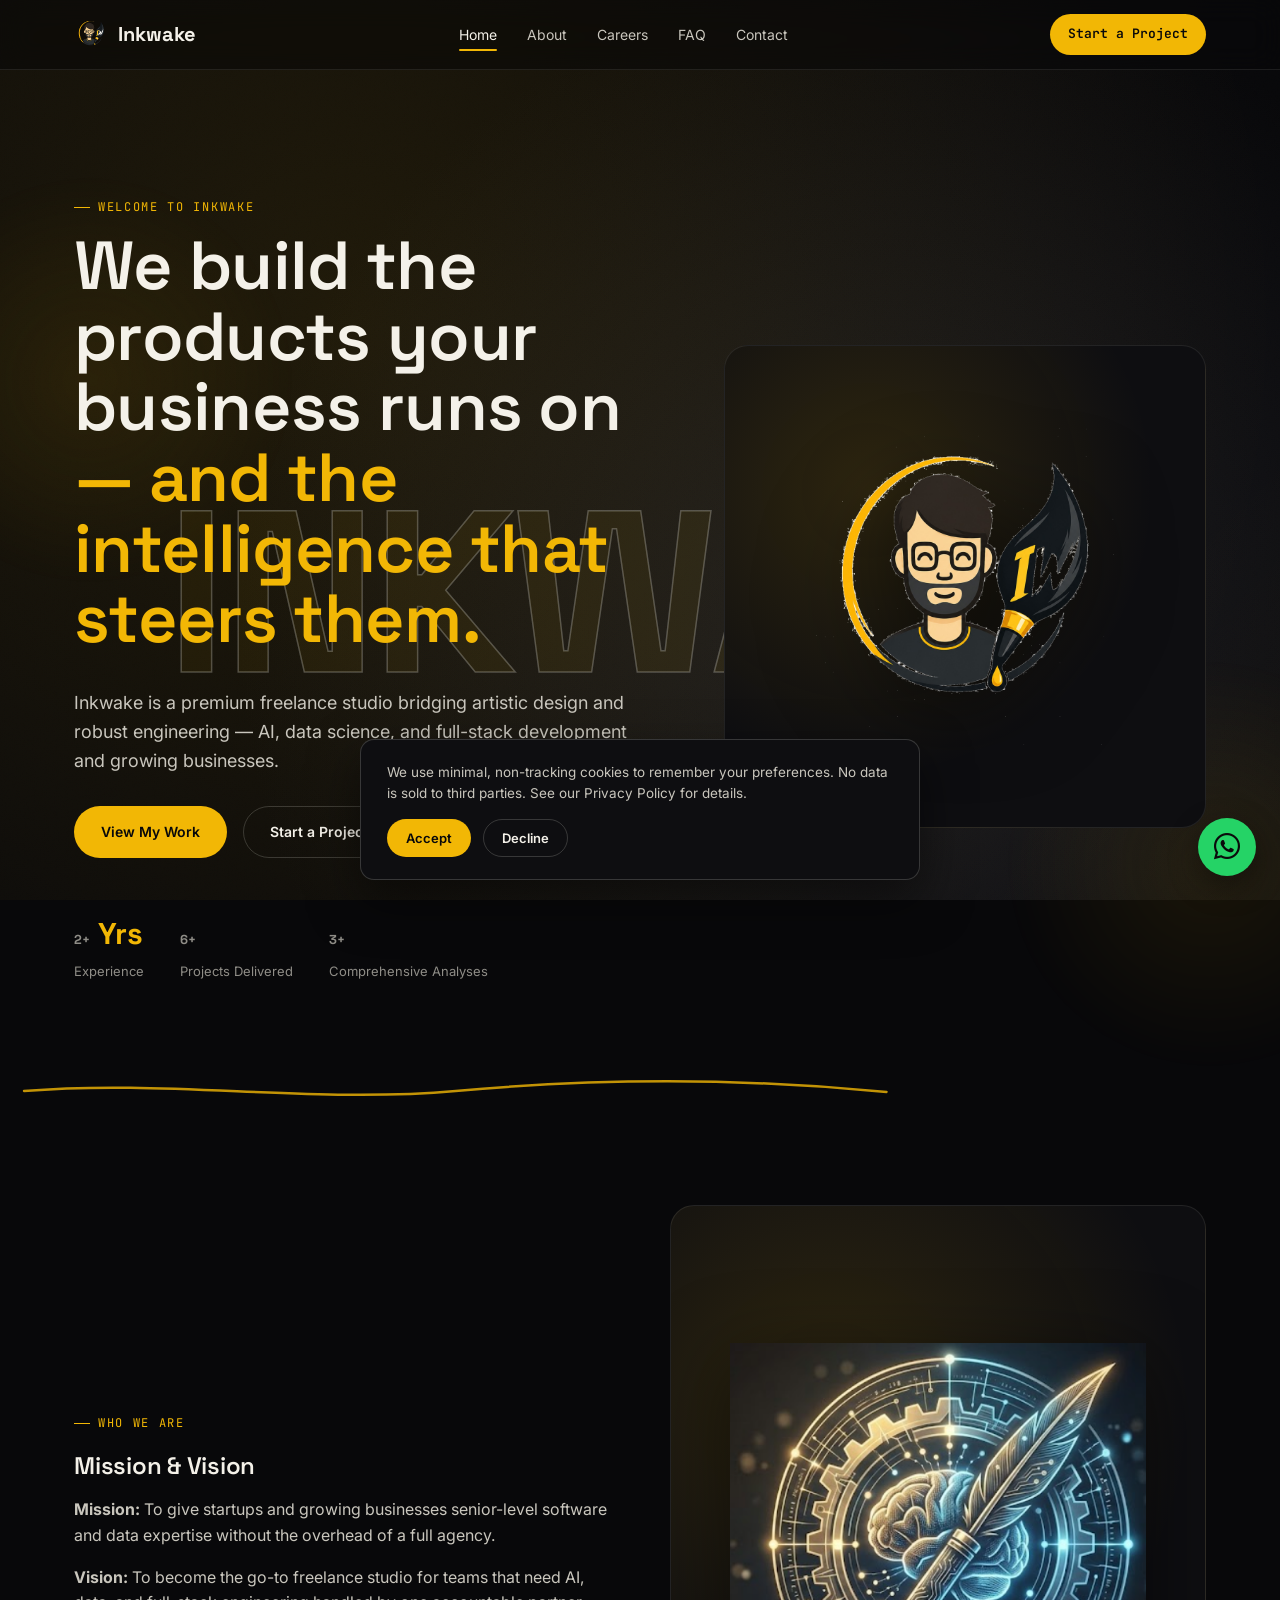
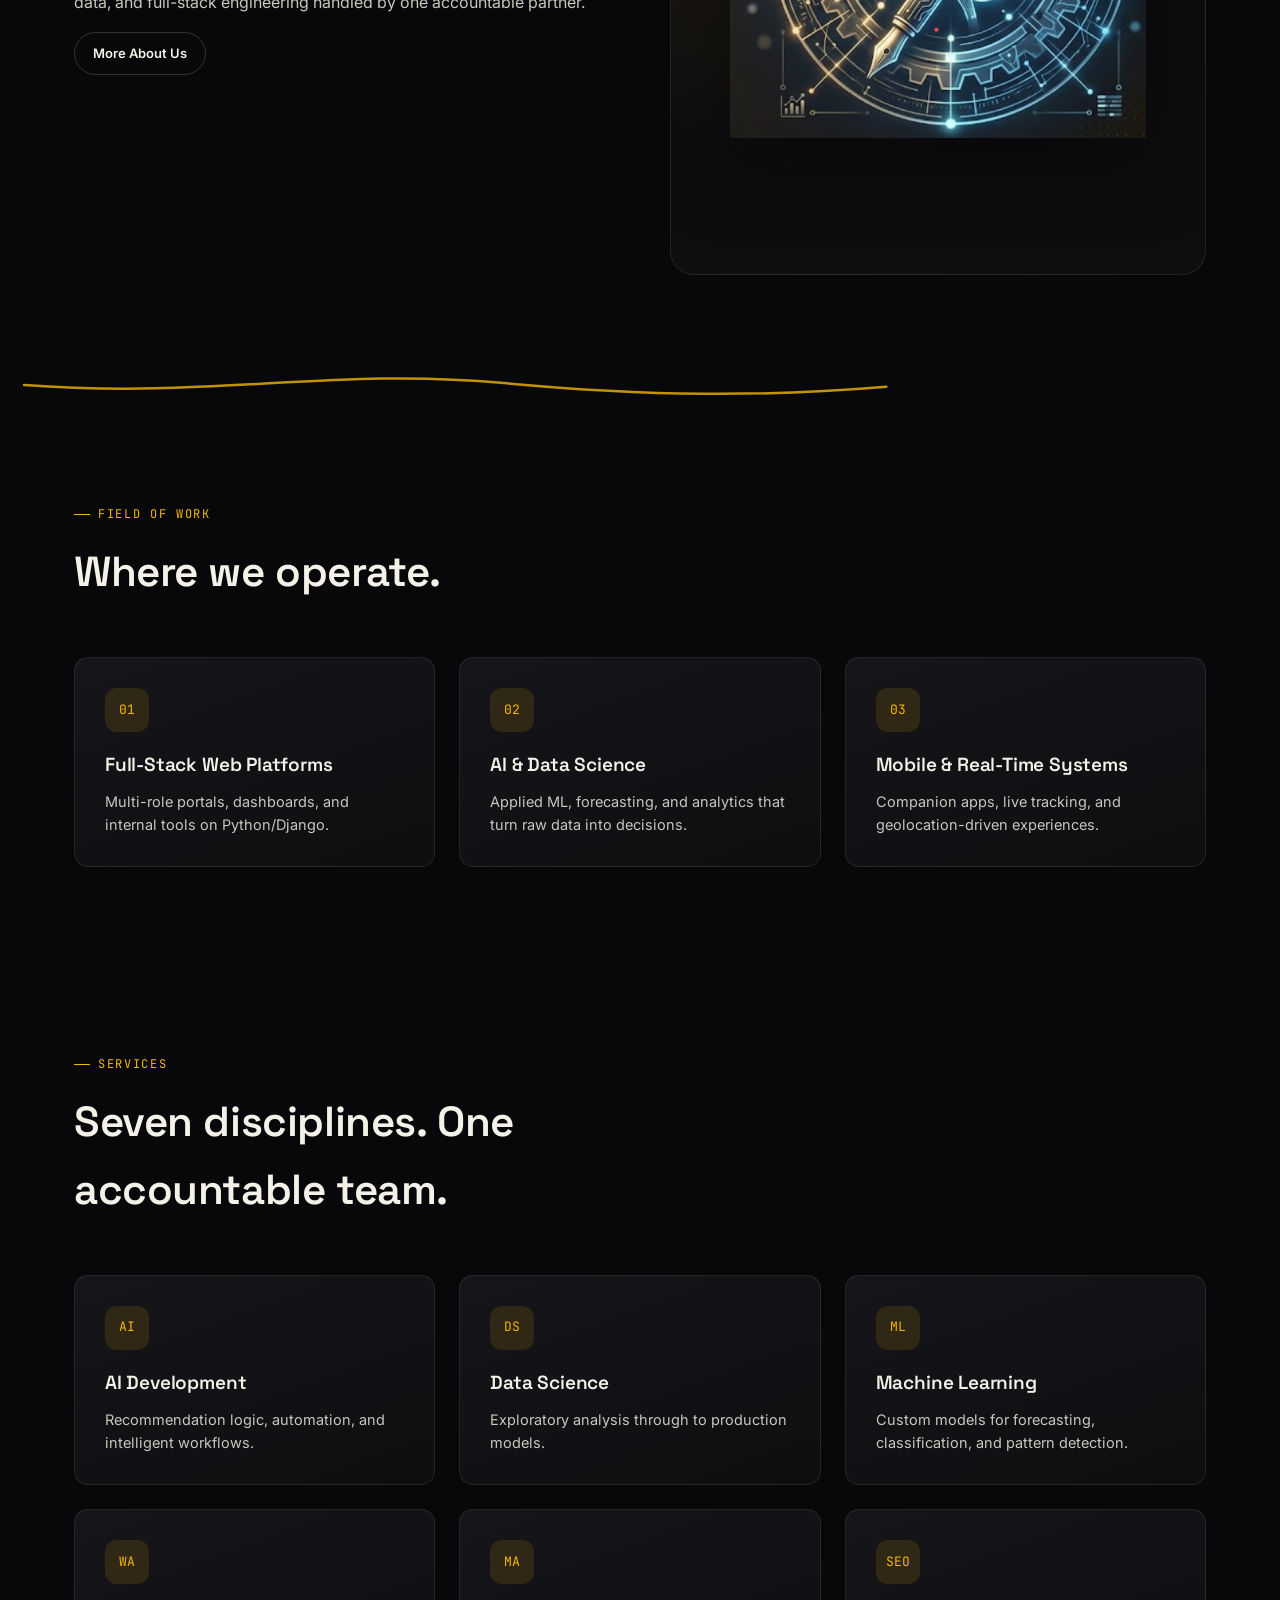
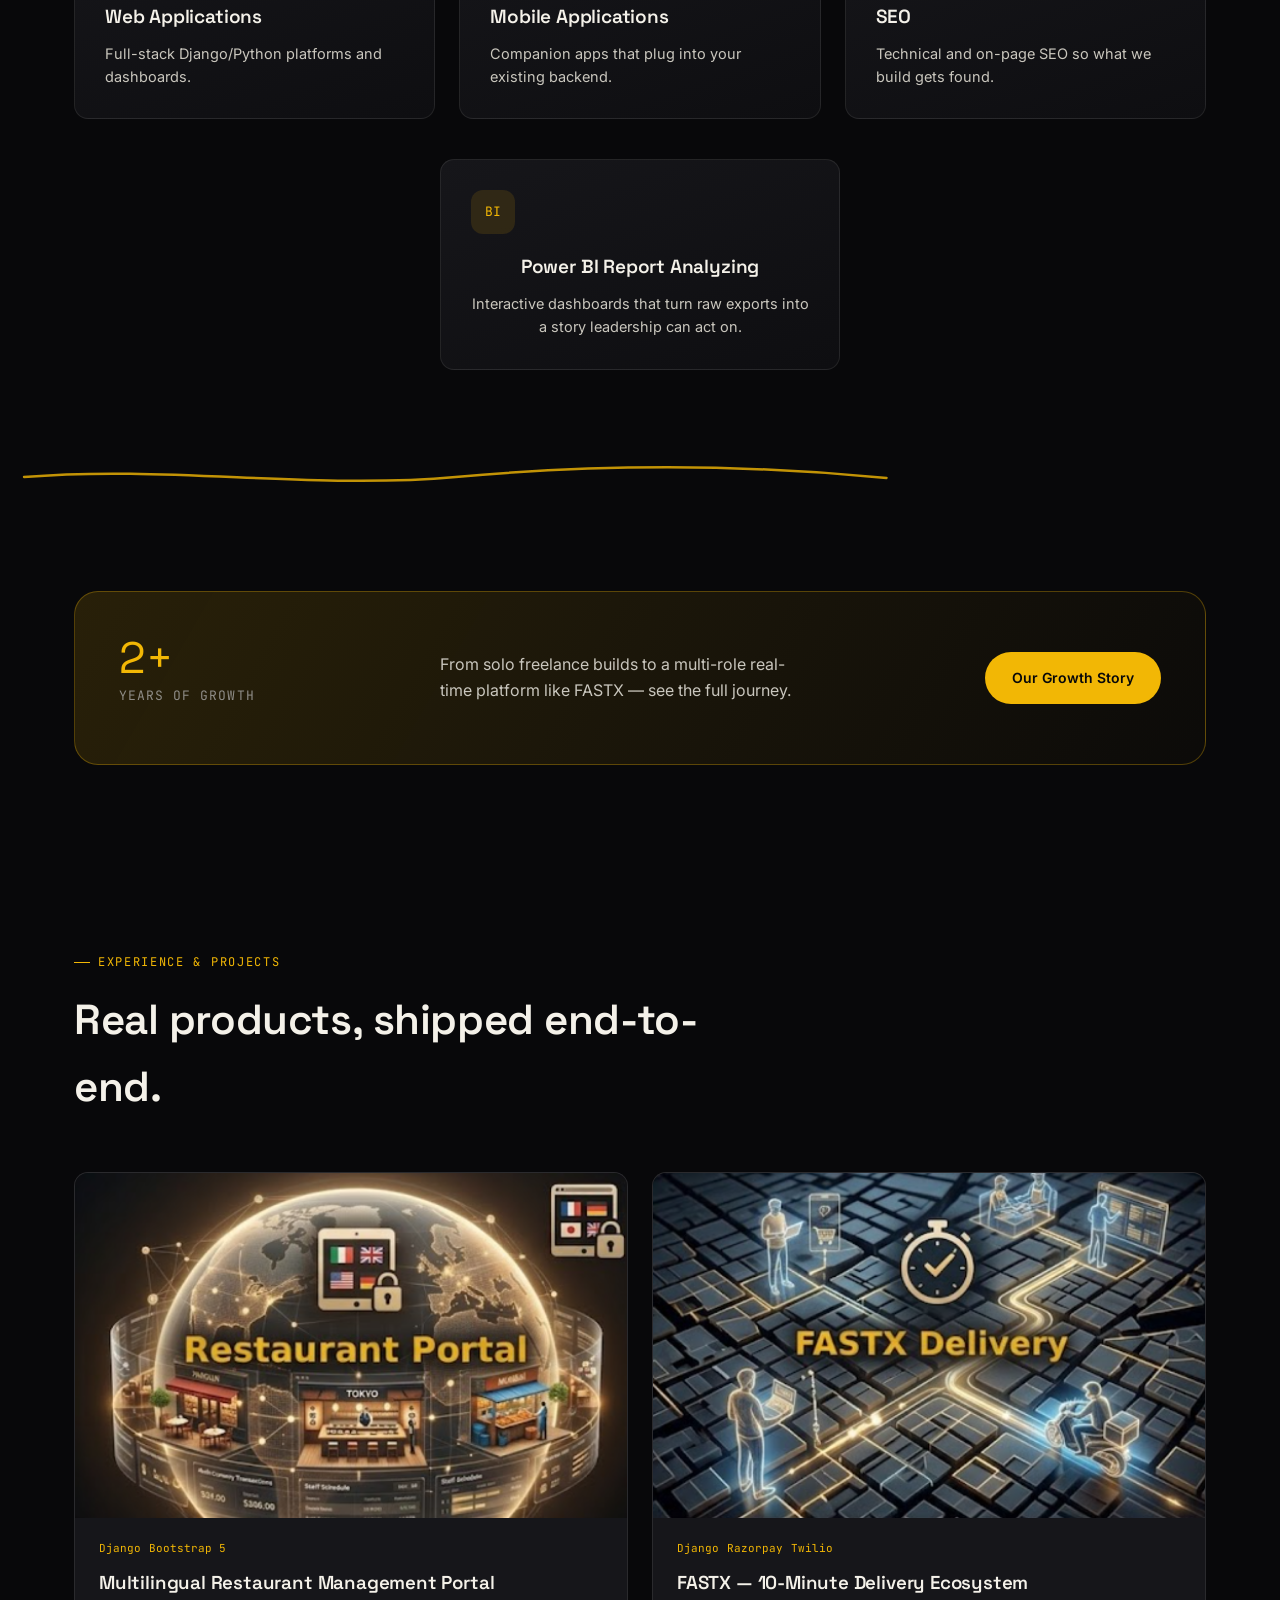
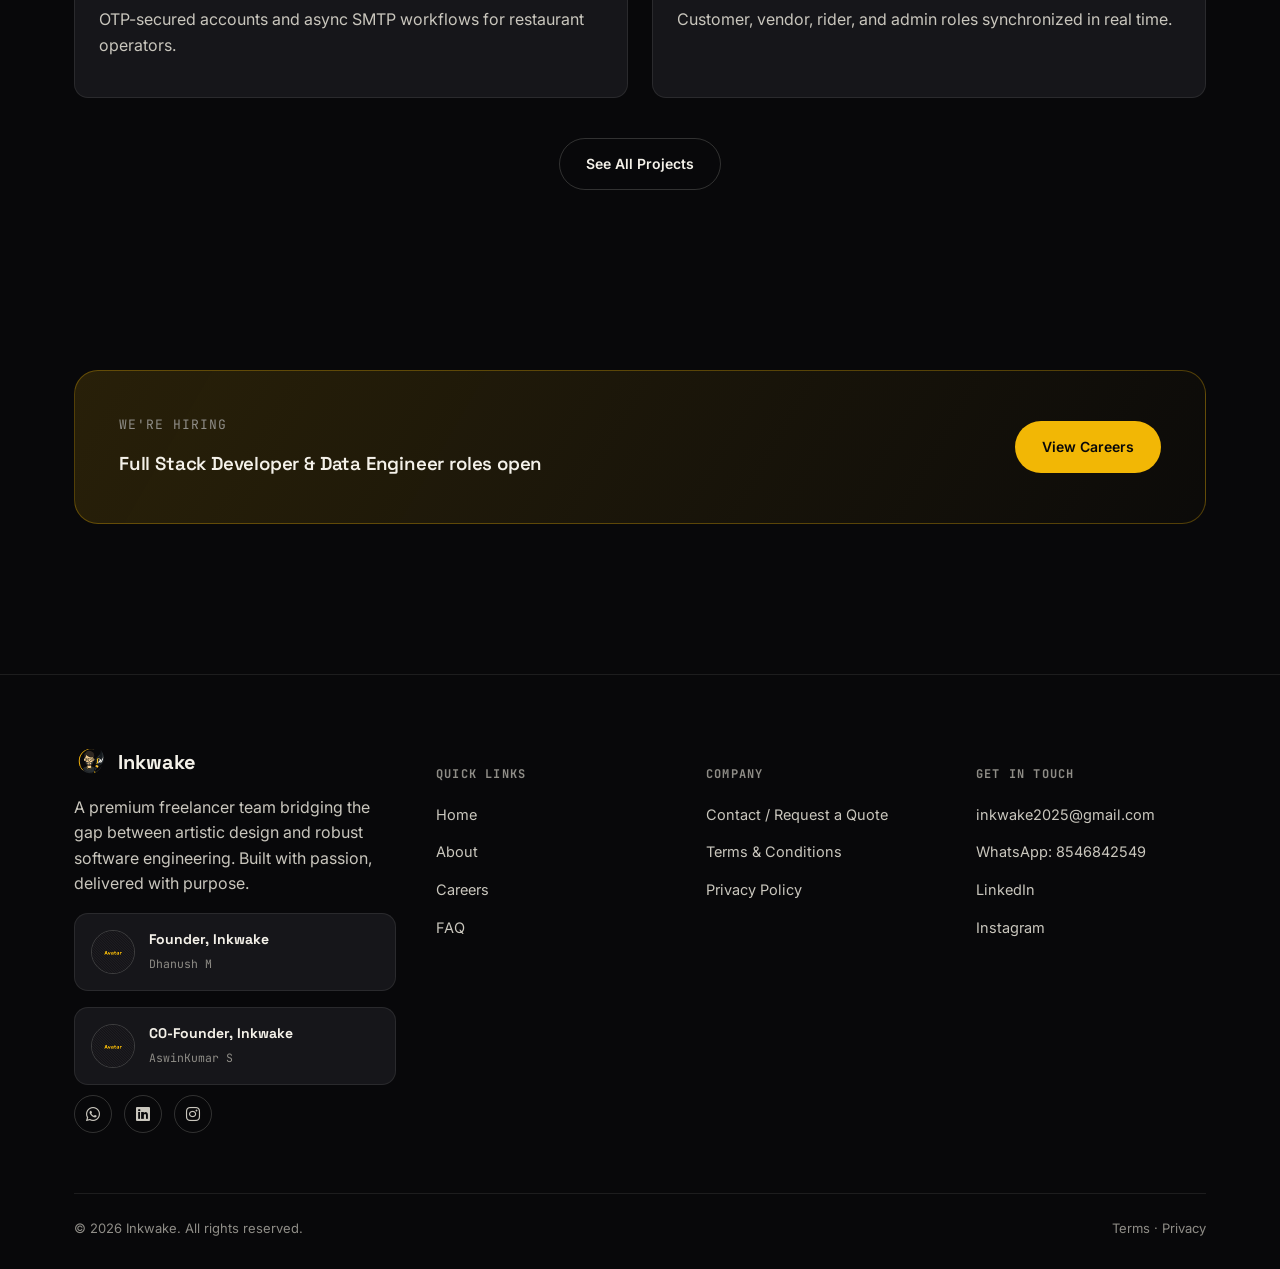
<file: index.html>
<!DOCTYPE html>
<html lang="en">
<head>
<meta charset="UTF-8">
<meta name="viewport" content="width=device-width, initial-scale=1.0">
<title>Inkwake — Freelance Software, AI &amp; Data Science Studio</title>
<meta name="description" content="Inkwake is a premium freelance studio building AI, data science, web, and mobile applications. Custom software, machine learning, SEO, and Power BI analytics — built with passion, delivered with purpose.">
<meta name="keywords" content="freelance software developer, freelance web developer, full stack developer for hire, django developer freelance, data science freelancer, machine learning freelancer, Power BI analyst, custom software development, Inkwake, hire freelance developer India">
<meta name="author" content="Inkwake">
<meta name="robots" content="index, follow">
<link rel="canonical" href="https://inkwake.vercel.app/">
<meta property="og:type" content="website">
<meta property="og:site_name" content="Inkwake">
<meta property="og:title" content="Inkwake — Freelance Software, AI &amp; Data Science Studio">
<meta name="google-site-verification" content="FFs9fG_-80ujDXR_9SppuIR8bs-OQuO6kt7u7G4OOKA" />
<meta property="og:description" content="Custom software, AI/ML, web and mobile apps, and data analytics — built with passion, delivered with purpose.">
<meta property="og:image" content="assets/images/og-cover.jpg">
<meta property="og:url" content="https://inkwake.vercel.app">
<meta name="twitter:card" content="summary_large_image">
<link rel="icon" href="assets/images/favicon.png">
<link rel="preconnect" href="https://fonts.googleapis.com">
<link href="https://fonts.googleapis.com/css2?family=Space+Grotesk:wght@500;600;700&family=Inter:wght@400;500;600&family=JetBrains+Mono:wght@400;500&display=swap" rel="stylesheet">
<link rel="stylesheet" href="assets/css/style.css">
<link
    rel="stylesheet"
    href="https://cdn.jsdelivr.net/npm/bootstrap-icons@1.11.3/font/bootstrap-icons.min.css"
>
<script type="application/ld+json">
{
  "@context": "https://schema.org",
  "@type": "ProfessionalService",
  "name": "Inkwake",
  "description": "Freelance software development, AI, data science, and web/mobile app studio.",
  "url": "https://inkwake.vercel.app/",
  "logo": "https://inkwake.vercel.app/assets/images/logo1.png",
  "sameAs": ["https://www.linkedin.com/company/inkwake", "https://www.instagram.com/inkwake_"]
}
</script>
</head>
<body data-page="home">
<div class="ink-field"></div>
<div class="grain"></div>

<header>
<nav class="nav">
  <div class="nav-inner">
    <a href="index.html" class="brand">
      <!-- LOGO PLACEHOLDER (NAV): replace with your Inkwake SVG, e.g.
           <img src="assets/images/inkwake-logo.svg" alt="Inkwake logo"> -->
      <img src="assets\images\logo1.png" alt="Inkwake logo">
      Inkwake
    </a>

    <ul class="nav-links">
      <li><a href="index.html" data-page="home">Home</a></li>
      <li><a href="about.html" data-page="about">About</a></li>
      <li><a href="career.html" data-page="career">Careers</a></li>
      <li><a href="faq.html" data-page="faq">FAQ</a></li>
      <li><a href="contact.html" data-page="contact">Contact</a></li>
    </ul>

    <a href="contact.html" class="nav-cta">Start a Project</a>

    <button class="nav-toggle" aria-label="Open menu" aria-expanded="false">
      <span></span>
    </button>
  </div>
</nav>
</header>

<div class="drawer-backdrop"></div>
<div class="drawer">
  <a href="index.html" data-page="home">Home</a>
  <a href="about.html" data-page="about">About</a>
  <a href="career.html" data-page="career">Careers</a>
  <a href="faq.html" data-page="faq">FAQ</a>
  <a href="contact.html" data-page="contact">Contact</a>
  <a href="contact.html" class="btn btn-primary btn-sm">Start a Project</a>
  <a href="https://wa.me/918546842549" data-link="whatsapp" target="_blank" rel="noopener" class="btn btn-ghost btn-sm">Chat on WhatsApp</a>
</div>

<main>
  <!-- ============ HERO / WELCOME ============ -->
  <section class="hero wordmark-wrap">
    <div class="wordmark">INKWAKE</div>
    <div class="wordmark gold-fill" aria-hidden="true">INKWAKE</div>
    <div class="parallax-layer parallax-blob" style="top:10%; left:-120px;" data-speed="0.12" data-dir="right"></div>
    <div class="parallax-layer parallax-blob" style="bottom:0%; right:-140px;" data-speed="0.16" data-dir="left"></div>

    <div class="container hero-grid">
      <div>
        <p class="eyebrow">Welcome to Inkwake</p>
        <h1 class="reveal in-view">We build the products your business runs on <span class="accent">— and the intelligence that steers them.</span></h1>
        <p class="hero-lede reveal in-view">Inkwake is a premium freelance studio bridging artistic design and robust engineering — AI, data science, and full-stack development and growing businesses.</p>
        <div class="hero-actions">
          <a href="about.html#projects" class="btn btn-primary">View My Work</a>
          <a href="contact.html" class="btn btn-ghost">Start a Project</a>
        </div>
        <div class="hero-stats">
          <div class="hero-stat"><b><span data-count="2" data-suffix="+">0</span> Yrs</b><span>Experience</span></div>
          <div class="hero-stat"><b><span data-count="6" data-suffix="+">0</span></b><span>Projects Delivered</span></div>
          <div class="hero-stat"><b><span data-count="3" data-suffix="+">0</span></b><span>Comprehensive Analyses</span></div>
        </div>
      </div>
      <div class="hero-mark reveal in-view">
        <img src="assets/images/logo-mark.png" alt="Inkwake brand mark">
      </div>
    </div>
  </section>

  <svg class="ink-divider container" viewBox="0 0 1180 34" preserveAspectRatio="none"><path d="M0 17 C 150 5, 300 30, 450 17 S 750 4, 900 18 S 1100 28, 1180 16"/></svg>

  <!-- ============ MISSION & VISION ============ -->
  <section>
    <div class="container two-col">
      <div class="reveal">
        <p class="eyebrow">Who We Are</p>
        <h2>Mission &amp; Vision</h2>
        <p><strong>Mission:</strong> To give startups and growing businesses senior-level software and data expertise without the overhead of a full agency.</p>
        <p><strong>Vision:</strong> To become the go-to freelance studio for teams that need AI, data, and full-stack engineering handled by one accountable partner.</p>
        <a href="about.html" class="btn btn-ghost btn-sm">More About Us</a>
      </div>
      <div class="reveal">
        <div class="hero-mark" style="aspect-ratio:4/5;">
          <img src="assets\images\mission and vision.png" alt="Inkwake team at work" style="width:78%;">
        </div>
      </div>
    </div>
  </section>

  <svg class="ink-divider container" viewBox="0 0 1180 34" preserveAspectRatio="none"><path d="M0 20 C 200 34, 320 2, 500 18 S 820 32, 980 14 S 1140 6, 1180 20"/></svg>

  <!-- ============ FIELD OF WORK ============ -->
  <section>
    <div class="container">
      <div class="section-head reveal">
        <p class="eyebrow">Field of Work</p>
        <h2>Where we operate.</h2>
      </div>
      <div class="grid-3 stagger">
        <div class="card reveal" style="--i:0"><div class="icon">01</div><h3>Full-Stack Web Platforms</h3><p>Multi-role portals, dashboards, and internal tools on Python/Django.</p></div>
        <div class="card reveal" style="--i:1"><div class="icon">02</div><h3>AI &amp; Data Science</h3><p>Applied ML, forecasting, and analytics that turn raw data into decisions.</p></div>
        <div class="card reveal" style="--i:2"><div class="icon">03</div><h3>Mobile &amp; Real-Time Systems</h3><p>Companion apps, live tracking, and geolocation-driven experiences.</p></div>
      </div>
    </div>
  </section>

  <!-- ============ SERVICES ============ -->
  <section>
    <div class="container">
      <div class="section-head reveal">
        <p class="eyebrow">Services</p>
        <h2>Seven disciplines. One accountable team.</h2>
      </div>
      <div class="grid-3 stagger">
        <div class="card reveal" style="--i:0"><div class="icon">AI</div><h3>AI Development</h3><p>Recommendation logic, automation, and intelligent workflows.</p></div>
        <div class="card reveal" style="--i:1"><div class="icon">DS</div><h3>Data Science</h3><p>Exploratory analysis through to production models.</p></div>
        <div class="card reveal" style="--i:2"><div class="icon">ML</div><h3>Machine Learning</h3><p>Custom models for forecasting, classification, and pattern detection.</p></div>
        <div class="card reveal" style="--i:3"><div class="icon">WA</div><h3>Web Applications</h3><p>Full-stack Django/Python platforms and dashboards.</p></div>
        <div class="card reveal" style="--i:4"><div class="icon">MA</div><h3>Mobile Applications</h3><p>Companion apps that plug into your existing backend.</p></div>
        <div class="card reveal" style="--i:5"><div class="icon">SEO</div><h3>SEO</h3><p>Technical and on-page SEO so what we build gets found.</p></div>
      </div>
      <div class="load-more-wrap reveal">
        <div class="card" style="max-width:400px;margin:0 auto;">
          <div class="icon">BI</div>
          <h3>Power BI Report Analyzing</h3>
          <p>Interactive dashboards that turn raw exports into a story leadership can act on.</p>
        </div>
      </div>
    </div>
  </section>

  <svg class="ink-divider container" viewBox="0 0 1180 34" preserveAspectRatio="none"><path d="M0 17 C 150 5, 300 30, 450 17 S 750 4, 900 18 S 1100 28, 1180 16"/></svg>

  <!-- ============ GROWTH TEASER ============ -->
  <section>
    <div class="container">
      <div class="banner reveal">
        <div>
          <div class="big"><span data-count="2" data-suffix="+">0</span></div>
          <p class="label" style="margin-top:6px;">Years of Growth</p>
        </div>
        <p style="max-width:36ch;margin:0;">From solo freelance builds to a multi-role real-time platform like FASTX — see the full journey.</p>
        <a href="about.html#growth" class="btn btn-primary">Our Growth Story</a>
      </div>
    </div>
  </section>

  <!-- ============ EXPERIENCE / PROJECTS TEASER ============ -->
  <section>
    <div class="container">
      <div class="section-head reveal">
        <p class="eyebrow">Experience &amp; Projects</p>
        <h2>Real products, shipped end-to-end.</h2>
      </div>
      <div class="grid-2 stagger">
        <a href="about.html#projects" class="project-card reveal" style="--i:0">
          <div class="project-media"><img src="assets\images\restaurant.png" alt="Restaurant Management Portal"></div>
          <div class="project-body">
            <div class="project-tags"><span>Django</span><span>Bootstrap 5</span></div>
            <h3>Multilingual Restaurant Management Portal</h3>
            <p>OTP-secured accounts and async SMTP workflows for restaurant operators.</p>
          </div>
        </a>
        <a href="about.html#projects" class="project-card reveal" style="--i:1">
          <div class="project-media"><img src="assets\images\Fastx.png" alt="FASTX delivery platform"></div>
          <div class="project-body">
            <div class="project-tags"><span>Django</span><span>Razorpay</span><span>Twilio</span></div>
            <h3>FASTX — 10-Minute Delivery Ecosystem</h3>
            <p>Customer, vendor, rider, and admin roles synchronized in real time.</p>
          </div>
        </a>
      </div>
      <div class="load-more-wrap reveal">
        <a href="about.html#projects" class="btn btn-ghost">See All Projects</a>
      </div>
    </div>
  </section>

  <section>
    <div class="container">
      <div class="banner reveal">
        <div>
          <p class="label">We're hiring</p>
          <h3 style="margin:6px 0 0;">Full Stack Developer &amp; Data Engineer roles open</h3>
        </div>
        <a href="career.html" class="btn btn-primary">View Careers</a>
      </div>
    </div>
  </section>
</main>

<footer class="footer" id="site-footer">
  <div class="container">
    <div class="footer-grid">
      <div>
        <a href="index.html" class="brand" style="margin-bottom:16px;">
          <!-- LOGO PLACEHOLDER (FOOTER): replace with your Inkwake SVG -->
          <img src="assets\images\logo1.png" alt="Inkwake logo">
          Inkwake
        </a>
        <p style="max-width:34ch;">A premium freelancer team bridging the gap between artistic design and robust software engineering. Built with passion, delivered with purpose.</p>

        <!-- FOUNDER SECTION: swap the name/photo/link for your actual details -->
        <div class="founder-card">
          <div class="avatar-sm"><img src="assets/images/avatar.jpg" alt="Inkwake founder"></div>
          <div>
            <b>Founder, Inkwake</b>
            <span><a href="https://dhanush-m.vercel.app/" style="color:inherit;">Dhanush M</a></span>
          </div>
        </div>
        <div class="founder-card">
          <div class="avatar-sm"><img src="assets/images/avatar.jpg" alt="Inkwake Co-founder"></div>
          <div>
            <b>C0-Founder, Inkwake</b>
            <span><a href="#" data-link="email" style="color:inherit;">AswinKumar S</a></span>
          </div>
        </div>

        <div class="social-row">
          <a href="https://wa.me/918546842549" data-link="whatsapp" target="_blank" rel="noopener" aria-label="WhatsApp"><i class="bi bi-whatsapp"></i></a>
          <a href="https://www.linkedin.com/company/inkwake" data-link="linkedin" target="_blank" rel="noopener" aria-label="LinkedIn"><i class="bi bi-linkedin"></i></a>
          <a href="https://www.instagram.com/inkwake_" data-link="instagram" target="_blank" rel="noopener" aria-label="Instagram"><i class="bi bi-instagram"></i></a>
        </div>
      </div>

      <div>
        <h5>Quick Links</h5>
        <ul class="footer-links reveal-list">
          <li><a href="index.html">Home</a></li>
          <li><a href="about.html">About</a></li>
          <li><a href="career.html">Careers</a></li>
          <li><a href="faq.html">FAQ</a></li>
        </ul>
      </div>

      <div>
        <h5>Company</h5>
        <ul class="footer-links reveal-list">
          <li><a href="contact.html">Contact / Request a Quote</a></li>
          <li><a href="terms.html">Terms &amp; Conditions</a></li>
          <li><a href="privacy.html">Privacy Policy</a></li>
        </ul>
      </div>

      <div>
        <h5>Get in Touch</h5>
        <ul class="footer-links">
          <li><a href="mailto:inkwake2025@gmail.com" data-link="email" data-text="email">inkwake2025@gmail.com</a></li>
          <li><a href="https://wa.me/918546842549" data-link="whatsapp" target="_blank" rel="noopener">WhatsApp: 8546842549</a></li>
          <li><a href="https://www.linkedin.com/company/inkwake" data-link="linkedin" target="_blank" rel="noopener">LinkedIn</a></li>
          <li><a href="https://www.instagram.com/inkwake_?igsh=MWYxbHh0OXpxMWlzbA==" data-link="instagram" target="_blank" rel="noopener">Instagram</a></li>
        </ul>
      </div>
    </div>

    <div class="footer-bottom">
      <span>&copy; <span id="year"></span> Inkwake. All rights reserved.</span>
      <span><a href="terms.html">Terms</a> &middot; <a href="privacy.html">Privacy</a></span>
    </div>
  </div>
</footer>

<a href="https://wa.me/918546842549" data-link="whatsapp" target="_blank" rel="noopener" class="wa-fab" aria-label="Chat with Inkwake on WhatsApp"><i class="bi bi-whatsapp"></i></a>

<!-- ============ COOKIE CONSENT BANNER ============ -->
<div class="cookie-banner" data-cookie-banner role="dialog" aria-label="Cookie consent">
  <p>We use minimal, non-tracking cookies to remember your preferences. No data is sold to third parties. See our <a href="privacy.html">Privacy Policy</a> for details.</p>
  <div class="actions">
    <button class="btn btn-primary btn-sm" data-cookie-accept type="button">Accept</button>
    <button class="btn btn-ghost btn-sm" data-cookie-decline type="button">Decline</button>
  </div>
</div>

<script>document.getElementById('year') && (document.getElementById('year').textContent = new Date().getFullYear());</script>

<script src="assets/js/include.js"></script>
<script src="assets/js/main.js"></script>
</body>
</html>
</file>
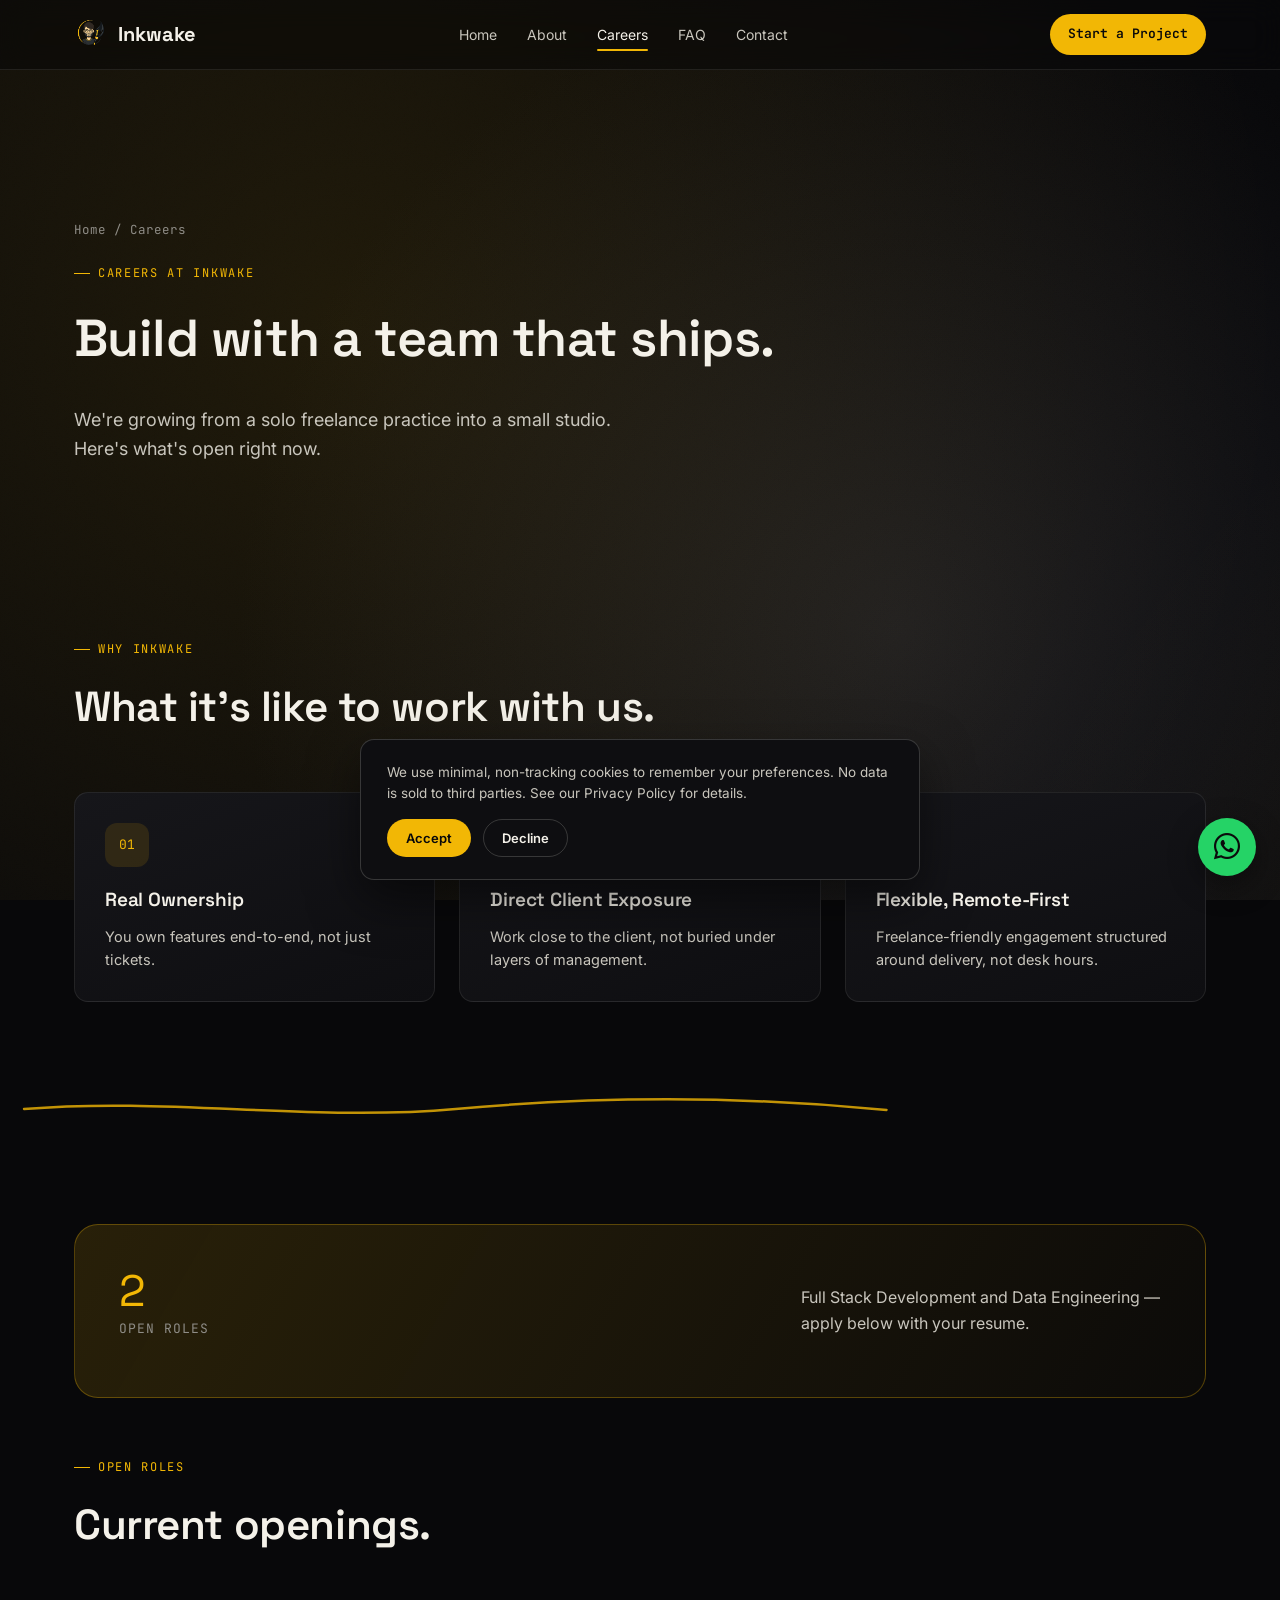
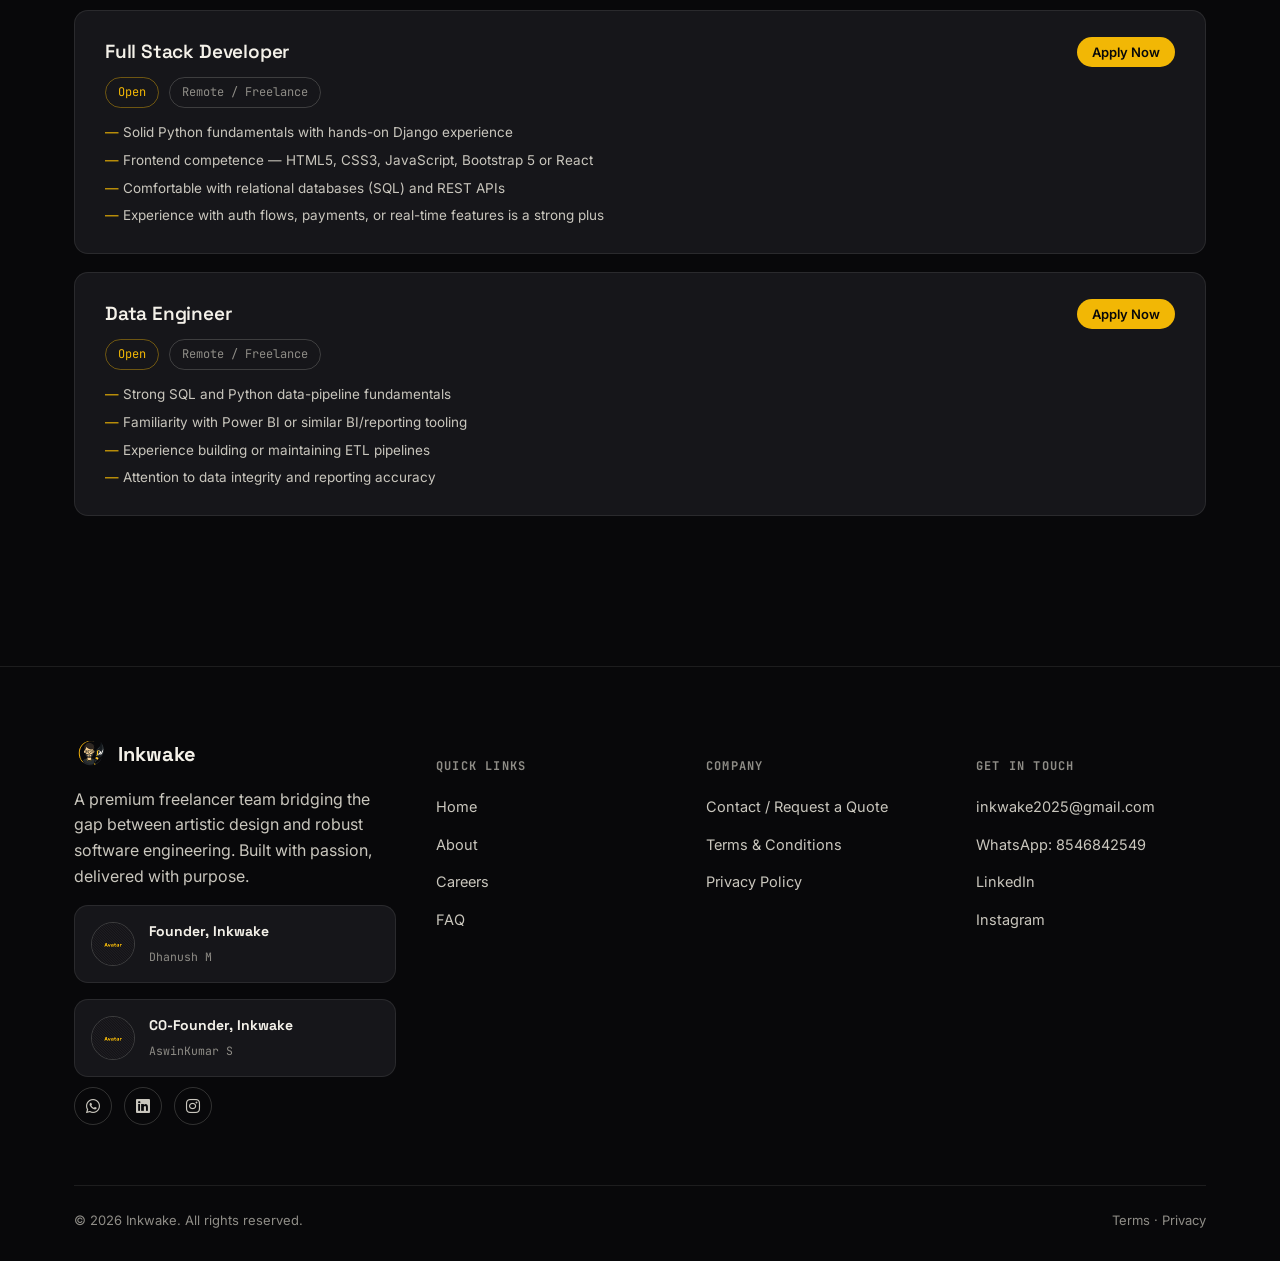
<file: career.html>
<!DOCTYPE html>
<html lang="en">
<head>
<meta charset="UTF-8">
<meta name="viewport" content="width=device-width, initial-scale=1.0">
<title>Careers at Inkwake — Full Stack Developer &amp; Data Engineer Openings</title>
<meta name="description" content="Inkwake is hiring: Full Stack Developer and Data Engineer roles. Apply with your resume — submissions go straight to our inbox.">
<meta name="robots" content="index, follow">
<link rel="canonical" href="https://inkwake.vercel.app/career.html">
<link rel="icon" href="assets/images/favicon.png">
<link rel="preconnect" href="https://fonts.googleapis.com">
<link href="https://fonts.googleapis.com/css2?family=Space+Grotesk:wght@500;600;700&family=Inter:wght@400;500;600&family=JetBrains+Mono:wght@400;500&display=swap" rel="stylesheet">
<link rel="stylesheet" href="assets/css/style.css">
<link
    rel="stylesheet"
    href="https://cdn.jsdelivr.net/npm/bootstrap-icons@1.11.3/font/bootstrap-icons.min.css"
>
</head>
<body data-page="career">
<div class="ink-field"></div>
<div class="grain"></div>

<header>
<nav class="nav">
  <div class="nav-inner">
    <a href="index.html" class="brand">
      <img src="assets/images/favicon.png" alt="Inkwake logo">
      Inkwake
    </a>

    <ul class="nav-links">
      <li><a href="index.html" data-page="home">Home</a></li>
      <li><a href="about.html" data-page="about">About</a></li>
      <li><a href="career.html" data-page="career">Careers</a></li>
      <li><a href="faq.html" data-page="faq">FAQ</a></li>
      <li><a href="contact.html" data-page="contact">Contact</a></li>
    </ul>

    <a href="contact.html" class="nav-cta">Start a Project</a>

    <button class="nav-toggle" aria-label="Open menu" aria-expanded="false">
      <span></span>
    </button>
  </div>
</nav>
</header>

<div class="drawer-backdrop"></div>
<div class="drawer">
  <a href="index.html" data-page="home">Home</a>
  <a href="about.html" data-page="about">About</a>
  <a href="career.html" data-page="career">Careers</a>
  <a href="faq.html" data-page="faq">FAQ</a>
  <a href="contact.html" data-page="contact">Contact</a>
  <a href="contact.html" class="btn btn-primary btn-sm">Start a Project</a>
  <a href="#" data-link="whatsapp" target="_blank" rel="noopener" class="btn btn-ghost btn-sm">Chat on WhatsApp</a>
</div>

<main>
  <section class="page-hero">
    <div class="container">
      <p class="crumb"><a href="index.html">Home</a> / Careers</p>
      <p class="eyebrow">Careers at Inkwake</p>
      <h1>Build with a team that ships.</h1>
      <p class="hero-lede">We're growing from a solo freelance practice into a small studio. Here's what's open right now.</p>
    </div>
  </section>

  <!-- ============ WHY INKWAKE ============ -->
  <section>
    <div class="container">
      <div class="section-head reveal">
        <p class="eyebrow">Why Inkwake</p>
        <h2>What it's like to work with us.</h2>
      </div>
      <div class="grid-3 stagger">
        <div class="card reveal" style="--i:0"><div class="icon">01</div><h3>Real Ownership</h3><p>You own features end-to-end, not just tickets.</p></div>
        <div class="card reveal" style="--i:1"><div class="icon">02</div><h3>Direct Client Exposure</h3><p>Work close to the client, not buried under layers of management.</p></div>
        <div class="card reveal" style="--i:2"><div class="icon">03</div><h3>Flexible, Remote-First</h3><p>Freelance-friendly engagement structured around delivery, not desk hours.</p></div>
      </div>
    </div>
  </section>

  <svg class="ink-divider container" viewBox="0 0 1180 34" preserveAspectRatio="none"><path d="M0 17 C 150 5, 300 30, 450 17 S 750 4, 900 18 S 1100 28, 1180 16"/></svg>

  <!-- ============ OPEN ROLES ============ -->
  <section>
    <div class="container">
      <div class="banner reveal">
        <div>
          <div class="big">2</div>
          <p class="label" style="margin-top:6px;">Open Roles</p>
        </div>
        <p style="max-width:36ch;margin:0;">Full Stack Development and Data Engineering — apply below with your resume.</p>
      </div>
    </div>

    <div class="container" style="margin-top:52px;">
      <div class="section-head reveal">
        <p class="eyebrow">Open Roles</p>
        <h2>Current openings.</h2>
      </div>

      <div style="display:flex; flex-direction:column; gap:18px;">
        <!-- START JOB LISTING -->
        <div class="job-card reveal" style="--i:0; align-items:flex-start; flex-direction:column;">
          <div style="width:100%; display:flex; justify-content:space-between; align-items:flex-start; flex-wrap:wrap; gap:16px;">
            <div>
              <h3 style="font-size:19px;margin-bottom:4px;">Full Stack Developer</h3>
              <div class="bracket-row">
                <span class="pill open">Open</span>
                <span class="pill">Remote / Freelance</span>
              </div>
              <ul class="req-list">
                <li>Solid Python fundamentals with hands-on Django experience</li>
                <li>Frontend competence — HTML5, CSS3, JavaScript, Bootstrap 5 or React</li>
                <li>Comfortable with relational databases (SQL) and REST APIs</li>
                <li>Experience with auth flows, payments, or real-time features is a strong plus</li>
              </ul>
            </div>
            <button
                class="btn btn-primary btn-sm"
                data-apply-role="full-stack-developer"
                style="padding: 6px 14px; align-self: flex-start;">
                Apply Now
            </button>
          </div>
        </div>
        <!-- END JOB LISTING -->

        <div class="job-card reveal" style="--i:1; align-items:flex-start; flex-direction:column;">
          <div style="width:100%; display:flex; justify-content:space-between; align-items:flex-start; flex-wrap:wrap; gap:16px;">
            <div>
              <h3 style="font-size:19px;margin-bottom:4px;">Data Engineer</h3>
              <div class="bracket-row">
                <span class="pill open">Open</span>
                <span class="pill">Remote / Freelance</span>
              </div>
              <ul class="req-list">
                <li>Strong SQL and Python data-pipeline fundamentals</li>
                <li>Familiarity with Power BI or similar BI/reporting tooling</li>
                <li>Experience building or maintaining ETL pipelines</li>
                <li>Attention to data integrity and reporting accuracy</li>
              </ul>
            </div>
            <button
                class="btn btn-primary btn-sm"
                data-apply-role="full-stack-developer"
                style="padding: 6px 14px; align-self: flex-start;">
                Apply Now
            </button>
          </div>
        </div>
      </div>
    </div>
  </section>
</main>

<footer class="footer" id="site-footer">
  <div class="container">
    <div class="footer-grid">
      <div>
        <a href="index.html" class="brand" style="margin-bottom:16px;">
          <img src="assets/images/logo1.png" alt="Inkwake logo">
          Inkwake
        </a>
        <p style="max-width:34ch;">A premium freelancer team bridging the gap between artistic design and robust software engineering. Built with passion, delivered with purpose.</p>

        <div class="founder-card">
          <div class="avatar-sm"><img src="assets/images/avatar.jpg" alt="Inkwake founder"></div>
          <div>
            <b>Founder, Inkwake</b>
            <span><a href="https://dhanush-m.vercel.app/"  style="color:inherit;">Dhanush M</a></span>
          </div>
        </div>
        <div class="founder-card">
          <div class="avatar-sm"><img src="assets/images/avatar.jpg" alt="Inkwake Co-founder"></div>
          <div>
            <b>C0-Founder, Inkwake</b>
            <span><a href="#" data-link="email" style="color:inherit;">AswinKumar S</a></span>
          </div>
        </div>

        <div class="social-row">
          <a href="https://wa.me/918546842549" data-link="whatsapp" target="_blank" rel="noopener" aria-label="WhatsApp"><i class="bi bi-whatsapp"></i></a>
          <a href="https://www.linkedin.com/company/inkwake" data-link="linkedin" target="_blank" rel="noopener" aria-label="LinkedIn"><i class="bi bi-linkedin"></i></a>
          <a href="https://www.instagram.com/inkwake_" data-link="instagram" target="_blank" rel="noopener" aria-label="Instagram"><i class="bi bi-instagram"></i></a>
        </div>
      </div>

      <div>
        <h5>Quick Links</h5>
        <ul class="footer-links reveal-list">
          <li><a href="index.html">Home</a></li>
          <li><a href="about.html">About</a></li>
          <li><a href="career.html">Careers</a></li>
          <li><a href="faq.html">FAQ</a></li>
        </ul>
      </div>

      <div>
        <h5>Company</h5>
        <ul class="footer-links reveal-list">
          <li><a href="contact.html">Contact / Request a Quote</a></li>
          <li><a href="terms.html">Terms &amp; Conditions</a></li>
          <li><a href="privacy.html">Privacy Policy</a></li>
        </ul>
      </div>

      <div>
        <h5>Get in Touch</h5>
        <ul class="footer-links">
          <li><a href="mailto:inkwake2025@gmail.com" data-link="email" data-text="email">inkwake2025@gmail.com</a></li>
          <li><a href="https://wa.me/918546842549" data-link="whatsapp" target="_blank" rel="noopener">WhatsApp: 8546842549</a></li>
          <li><a href="https://www.linkedin.com/company/inkwake" data-link="linkedin" target="_blank" rel="noopener">LinkedIn</a></li>
          <li><a href="https://www.instagram.com/inkwake_?igsh=MWYxbHh0OXpxMWlzbA==" data-link="instagram" target="_blank" rel="noopener">Instagram</a></li>
        </ul>
      </div>
    </div>

    <div class="footer-bottom">
      <span>&copy; <span id="year"></span> Inkwake. All rights reserved.</span>
      <span><a href="terms.html">Terms</a> &middot; <a href="privacy.html">Privacy</a></span>
    </div>
  </div>
</footer>

<a href="https://wa.me/918546842549" data-link="whatsapp" target="_blank" rel="noopener" class="wa-fab" aria-label="Chat with Inkwake on WhatsApp"><i class="bi bi-whatsapp"></i></a>

<!-- ============ COOKIE CONSENT BANNER ============ -->
<div class="cookie-banner" data-cookie-banner role="dialog" aria-label="Cookie consent">
  <p>We use minimal, non-tracking cookies to remember your preferences. No data is sold to third parties. See our <a href="privacy.html">Privacy Policy</a> for details.</p>
  <div class="actions">
    <button class="btn btn-primary btn-sm" data-cookie-accept type="button">Accept</button>
    <button class="btn btn-ghost btn-sm" data-cookie-decline type="button">Decline</button>
  </div>
</div>

<script>document.getElementById('year') && (document.getElementById('year').textContent = new Date().getFullYear());</script>

<!-- =========================================================================
     APPLICATION MODAL — Forminit Submission 
     ========================================================================= -->
<div class="modal-backdrop" data-modal-backdrop>
  <div class="modal modal-wrap" role="dialog" aria-modal="true" aria-label="Job application form">
    <button class="modal-close" data-close-modal aria-label="Close">&times;</button>
    <div class="modal-head">
      <p class="eyebrow">Selection Request Form</p>
      <h2 style="margin:0;">Apply for a role</h2>
    </div>

    <div class="form-success" id="apply-success" role="status">
      <h3>Application received.</h3>
      <p>Thanks for applying to Inkwake — we'll review your details and reach out on the phone number or email you provided.</p>
      <button class="btn btn-ghost btn-sm" data-close-modal type="button">Close</button>
    </div>

    <!-- UPDATED FORM TAG FOR FORMINIT INTEGRATION -->
    <form action="https://forminit.com/f/7wgfclt7byw" method="POST" id="apply-form" class="form-grid" enctype="multipart/form-data" novalidate>
      
      <div class="field">
        <label for="a-name">Full Name</label>
        <!-- Changed to fi-sender-fullName -->
        <input type="text" id="a-name" name="fi-sender-fullName" required>
        <span class="error-msg"></span>
      </div>
      
      <div class="field">
        <label for="a-phone">Phone Number</label>
        <!-- Added value="+91" to auto-fill the box -->
        <input 
          type="tel" 
          id="a-phone" 
          name="fi-sender-phone" 
          value="+91" 
          pattern="^\+[1-9]\d{1,14}$" 
          title="Please include your country code starting with a + (e.g., +91)" 
          required
        >
        <span class="error-msg"></span>
      </div>
      
      <div class="field">
        <label for="a-email">Email</label>
        <!-- Changed to fi-sender-email -->
        <input type="email" id="a-email" name="fi-sender-email" required>
        <span class="error-msg"></span>
      </div>
      
      <div class="field">
        <label for="a-role">Role You're Applying For</label>
        <!-- Changed to fi-text-role -->
        <select id="a-role" name="fi-text-role" required>
          <option value="">Select a role</option>
          <option value="full-stack-developer">Full Stack Developer</option>
          <option value="data-engineer">Data Engineer</option>
        </select>
        <span class="error-msg"></span>
      </div>
      
      <div class="field">
        <label for="a-experience">Experience Level</label>
        <!-- Changed to fi-text-experience -->
        <select id="a-experience" name="fi-text-experience" required>
          <option value="">Select experience</option>
          <option value="fresher">Fresher</option>
          <option value="1-2">1–2 years</option>
          <option value="2+">2+ years</option>
        </select>
        <span class="error-msg"></span>
      </div>
      
      <div class="field">
        <label for="a-portfolio">Portfolio / LinkedIn / GitHub (optional)</label>
        <!-- Changed to fi-text-portfolio -->
        <input type="url" id="a-portfolio" name="fi-text-portfolio">
        <span class="error-msg"></span>
      </div>
      
      <div class="field full">
        <label for="a-message">Cover Letter</label>
        <!-- Changed to fi-text-message -->
        <textarea id="a-message" name="fi-text-message" rows="4" required></textarea>
        <span class="error-msg"></span>
      </div>
      
      <div class="field full">
        <label for="a-resume">Resume (PDF)</label>
        <!-- Changed to fi-file-resume -->
        <input type="file" id="a-resume" name="fi-file-resume" accept=".pdf" required>
        <span class="error-msg"></span>
      </div>
      
      <div class="field full">
        <div class="field-checkbox">
          <input type="checkbox" id="a-agree" required>
          <label for="a-agree">I agree to Inkwake's <a href="terms.html" target="_blank">Terms &amp; Conditions</a> and <a href="privacy.html" target="_blank">Privacy Policy</a>, including how my resume is handled.</label>
        </div>
      </div>
      
      <div class="field full">
        <button type="submit" class="btn btn-primary" data-label="Submit Application">Submit Application</button>
        <p class="form-note">Submissions are sent securely via Forminit directly to our inbox.</p>
      </div>
    </form>
  </div>
</div>

<script src="assets/js/include.js"></script>
<script src="assets/js/main.js"></script>
</body>
</html>
</file>
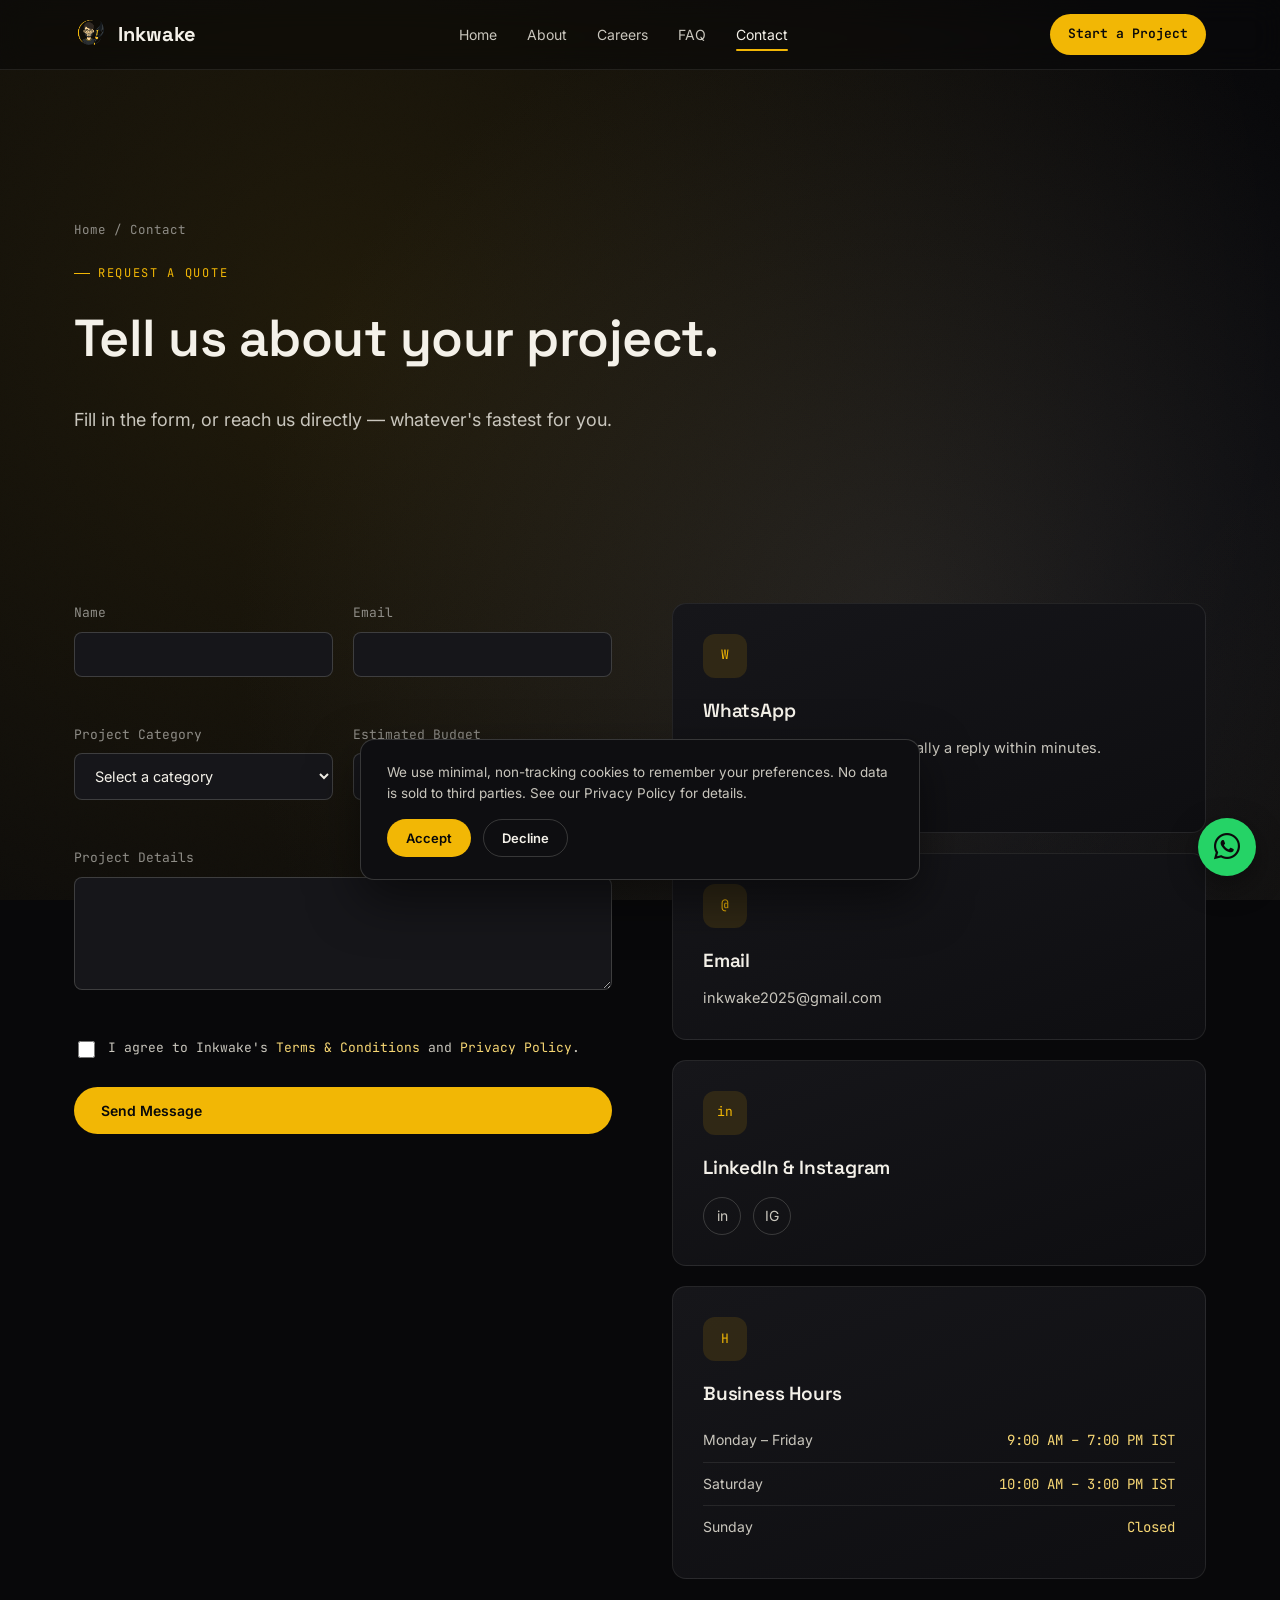
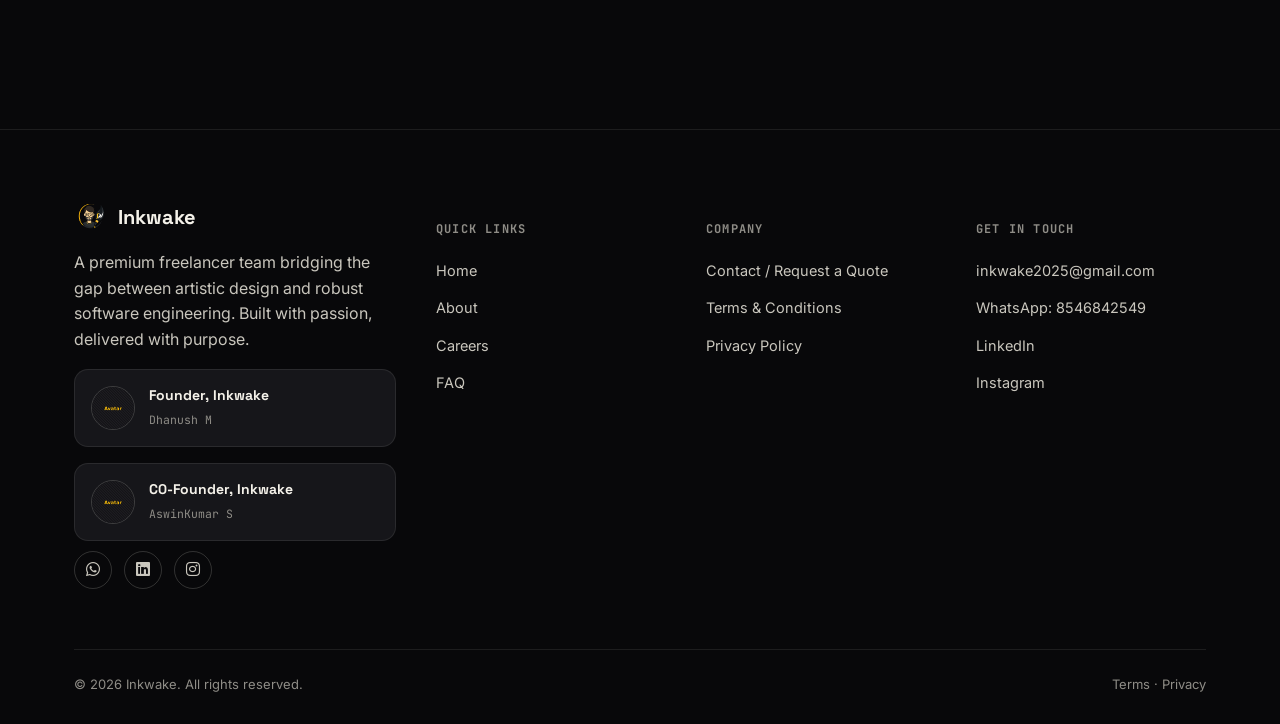
<file: contact.html>
<!DOCTYPE html>
<html lang="en">
<head>
<meta charset="UTF-8">
<meta name="viewport" content="width=device-width, initial-scale=1.0">
<title>Contact Inkwake — Request a Quote</title>
<meta name="description" content="Get in touch with Inkwake for freelance software, AI, and data science projects. WhatsApp, LinkedIn, Instagram, and email — pick what works for you.">
<meta name="robots" content="index, follow">
<link rel="canonical" href="https://inkwake.vercel.app/contact.html">
<link rel="icon" href="assets/images/favicon.png">
<link rel="preconnect" href="https://fonts.googleapis.com">
<link href="https://fonts.googleapis.com/css2?family=Space+Grotesk:wght@500;600;700&family=Inter:wght@400;500;600&family=JetBrains+Mono:wght@400;500&display=swap" rel="stylesheet">
<link rel="stylesheet" href="assets/css/style.css">
<link
    rel="stylesheet"
    href="https://cdn.jsdelivr.net/npm/bootstrap-icons@1.11.3/font/bootstrap-icons.min.css"
>
</head>
<body data-page="contact">
<div class="ink-field"></div>
<div class="grain"></div>

<header>
<nav class="nav">
  <div class="nav-inner">
    <a href="index.html" class="brand">
      <img src="assets/images/favicon.png" alt="Inkwake logo">
      Inkwake
    </a>

    <ul class="nav-links">
      <li><a href="index.html" data-page="home">Home</a></li>
      <li><a href="about.html" data-page="about">About</a></li>
      <li><a href="career.html" data-page="career">Careers</a></li>
      <li><a href="faq.html" data-page="faq">FAQ</a></li>
      <li><a href="contact.html" data-page="contact">Contact</a></li>
    </ul>

    <a href="contact.html" class="nav-cta">Start a Project</a>

    <button class="nav-toggle" aria-label="Open menu" aria-expanded="false">
      <span></span>
    </button>
  </div>
</nav>
</header>

<div class="drawer-backdrop"></div>
<div class="drawer">
  <a href="index.html" data-page="home">Home</a>
  <a href="about.html" data-page="about">About</a>
  <a href="career.html" data-page="career">Careers</a>
  <a href="faq.html" data-page="faq">FAQ</a>
  <a href="contact.html" data-page="contact">Contact</a>
  <a href="contact.html" class="btn btn-primary btn-sm">Start a Project</a>
  <a href="https://wa.me/918546842549" data-link="whatsapp" target="_blank" rel="noopener" class="btn btn-ghost btn-sm">Chat on WhatsApp</a>
</div>

<main>
  <section class="page-hero">
    <div class="container">
      <p class="crumb"><a href="index.html">Home</a> / Contact</p>
      <p class="eyebrow">Request a Quote</p>
      <h1>Tell us about your project.</h1>
      <p class="hero-lede">Fill in the form, or reach us directly — whatever's fastest for you.</p>
    </div>
  </section>

  <section>
    <div class="container two-col" style="align-items:flex-start;">
      <!-- ============ REQUEST FORM (Web3Forms — set your access key in
           assets/js/include.js, no backend required) ============ -->
      <div class="reveal">
        <div class="form-success" id="contact-success" role="status">
          <h3>Message sent.</h3>
          <p>Thanks for reaching out — we'll reply within one business day. For anything urgent, use the WhatsApp button below.</p>
        </div>

        <form id="contact-form" class="form-grid" novalidate>
          <input type="hidden" name="subject" value="New Inkwake project enquiry">
          <input type="checkbox" name="botcheck" style="display:none" tabindex="-1" autocomplete="off">
          <div class="field">
            <label for="c-name">Name</label>
            <input type="text" id="c-name" name="name" required>
            <span class="error-msg"></span>
          </div>
          <div class="field">
            <label for="c-email">Email</label>
            <input type="email" id="c-email" name="email" required>
            <span class="error-msg"></span>
          </div>
          <div class="field">
            <label for="c-category">Project Category</label>
            <select id="c-category" name="category" required>
              <option value="">Select a category</option>
              <option value="ai-ml">AI / Machine Learning</option>
              <option value="web-app">Web Application</option>
              <option value="mobile-app">Mobile App</option>
              <option value="data-analytics">Data Analytics / Power BI</option>
              <option value="seo">SEO</option>
              <option value="other">Other</option>
            </select>
            <span class="error-msg"></span>
          </div>
          <div class="field">
            <label for="c-budget">Estimated Budget</label>
            <select id="c-budget" name="budget" required>
              <option value="">Select a range</option>
              <option value="under-1k">Under $1,000</option>
              <option value="1k-5k">$1,000 – $5,000</option>
              <option value="5k-15k">$5,000 – $15,000</option>
              <option value="15k+">$15,000+</option>
            </select>
            <span class="error-msg"></span>
          </div>
          <div class="field full">
            <label for="c-message">Project Details</label>
            <textarea id="c-message" name="message" rows="5" required></textarea>
            <span class="error-msg"></span>
          </div>
          <div class="field full">
            <div class="field-checkbox">
              <input type="checkbox" id="c-agree" required>
              <label for="c-agree">I agree to Inkwake's <a href="terms.html" target="_blank">Terms &amp; Conditions</a> and <a href="privacy.html" target="_blank">Privacy Policy</a>.</label>
            </div>
          </div>
          <div class="field full">
            <button type="submit" class="btn btn-primary" data-label="Send Message">Send Message</button>
          </div>
        </form>
      </div>

      <!-- ============ DIRECT CONTACT + BUSINESS HOURS ============ -->
      <div class="reveal">
        <div class="card" style="margin-bottom:20px;">
          <div class="icon">W</div>
          <h3>WhatsApp</h3>
          <p>Fastest way to reach us — usually a reply within minutes.</p>
          <a href="https://wa.me/918546842549" data-link="whatsapp" target="_blank" rel="noopener" class="btn btn-ghost btn-sm">Chat Now</a>
        </div>
        <div class="card" style="margin-bottom:20px;">
          <div class="icon">@</div>
          <h3>Email</h3>
          <p><a href="mailto:inkwake2025@gmail.com" data-link="email" data-text="email">inkwake2025@gmail.com</a></p>
        </div>
        <div class="card" style="margin-bottom:20px;">
          <div class="icon">in</div>
          <h3>LinkedIn &amp; Instagram</h3>
          <div class="social-row" style="margin-top:14px;">
            <a href="https://www.linkedin.com/company/inkwake" data-link="linkedin" target="_blank" rel="noopener" aria-label="LinkedIn">in</a>
            <a href="https://www.instagram.com/inkwake_?igsh=MWYxbHh0OXpxMWlzbA==" data-link="instagram" target="_blank" rel="noopener" aria-label="Instagram">IG</a>
          </div>
        </div>
        <div class="card">
          <div class="icon">H</div>
          <h3>Business Hours</h3>
          <div class="hours-row"><span>Monday – Friday</span><span>9:00 AM – 7:00 PM IST</span></div>
          <div class="hours-row"><span>Saturday</span><span>10:00 AM – 3:00 PM IST</span></div>
          <div class="hours-row"><span>Sunday</span><span>Closed</span></div>
        </div>
      </div>
    </div>
  </section>
</main>

<footer class="footer" id="site-footer">
  <div class="container">
    <div class="footer-grid">
      <div>
        <a href="index.html" class="brand" style="margin-bottom:16px;">
          <img src="assets/images/logo1.png" alt="Inkwake logo">
          Inkwake
        </a>
        <p style="max-width:34ch;">A premium freelancer team bridging the gap between artistic design and robust software engineering. Built with passion, delivered with purpose.</p>

        <div class="founder-card">
          <div class="avatar-sm"><img src="assets/images/avatar.jpg" alt="Inkwake founder"></div>
          <div>
            <b>Founder, Inkwake</b>
            <span><a href="https://dhanush-m.vercel.app/"  style="color:inherit;">Dhanush M</a></span>
          </div>
        </div>
        <div class="founder-card">
          <div class="avatar-sm"><img src="assets/images/avatar.jpg" alt="Inkwake Co-founder"></div>
          <div>
            <b>C0-Founder, Inkwake</b>
            <span><a href="#" data-link="email" style="color:inherit;">AswinKumar S</a></span>
          </div>
        </div>

        <div class="social-row">
          <a href="https://wa.me/918546842549" data-link="whatsapp" target="_blank" rel="noopener" aria-label="WhatsApp"><i class="bi bi-whatsapp"></i></a>
          <a href="https://www.linkedin.com/company/inkwake" data-link="linkedin" target="_blank" rel="noopener" aria-label="LinkedIn"><i class="bi bi-linkedin"></i></a>
          <a href="https://www.instagram.com/inkwake_" data-link="instagram" target="_blank" rel="noopener" aria-label="Instagram"><i class="bi bi-instagram"></i></a>
        </div>
      </div>

      <div>
        <h5>Quick Links</h5>
        <ul class="footer-links reveal-list">
          <li><a href="index.html">Home</a></li>
          <li><a href="about.html">About</a></li>
          <li><a href="career.html">Careers</a></li>
          <li><a href="faq.html">FAQ</a></li>
        </ul>
      </div>

      <div>
        <h5>Company</h5>
        <ul class="footer-links reveal-list">
          <li><a href="contact.html">Contact / Request a Quote</a></li>
          <li><a href="terms.html">Terms &amp; Conditions</a></li>
          <li><a href="privacy.html">Privacy Policy</a></li>
        </ul>
      </div>

      <div>
        <h5>Get in Touch</h5>
        <ul class="footer-links">
          <li><a href="mailto:inkwake2025@gmail.com" data-link="email" data-text="email">inkwake2025@gmail.com</a></li>
          <li><a href="https://wa.me/918546842549" data-link="whatsapp" target="_blank" rel="noopener">WhatsApp: 8546842549</a></li>
          <li><a href="https://www.linkedin.com/company/inkwake" data-link="linkedin" target="_blank" rel="noopener">LinkedIn</a></li>
          <li><a href="https://www.instagram.com/inkwake_?igsh=MWYxbHh0OXpxMWlzbA==" data-link="instagram" target="_blank" rel="noopener">Instagram</a></li>
        </ul>
      </div>
    </div>

    <div class="footer-bottom">
      <span>&copy; <span id="year"></span> Inkwake. All rights reserved.</span>
      <span><a href="terms.html">Terms</a> &middot; <a href="privacy.html">Privacy</a></span>
    </div>
  </div>
</footer>

<a href="https://wa.me/918546842549" data-link="whatsapp" target="_blank" rel="noopener" class="wa-fab" aria-label="Chat with Inkwake on WhatsApp"><i class="bi bi-whatsapp"></i></a>

<!-- ============ COOKIE CONSENT BANNER ============ -->
<div class="cookie-banner" data-cookie-banner role="dialog" aria-label="Cookie consent">
  <p>We use minimal, non-tracking cookies to remember your preferences. No data is sold to third parties. See our <a href="privacy.html">Privacy Policy</a> for details.</p>
  <div class="actions">
    <button class="btn btn-primary btn-sm" data-cookie-accept type="button">Accept</button>
    <button class="btn btn-ghost btn-sm" data-cookie-decline type="button">Decline</button>
  </div>
</div>

<script>document.getElementById('year') && (document.getElementById('year').textContent = new Date().getFullYear());</script>

<script src="assets/js/include.js"></script>
<script src="assets/js/main.js"></script>
</body>
</html>
</file>
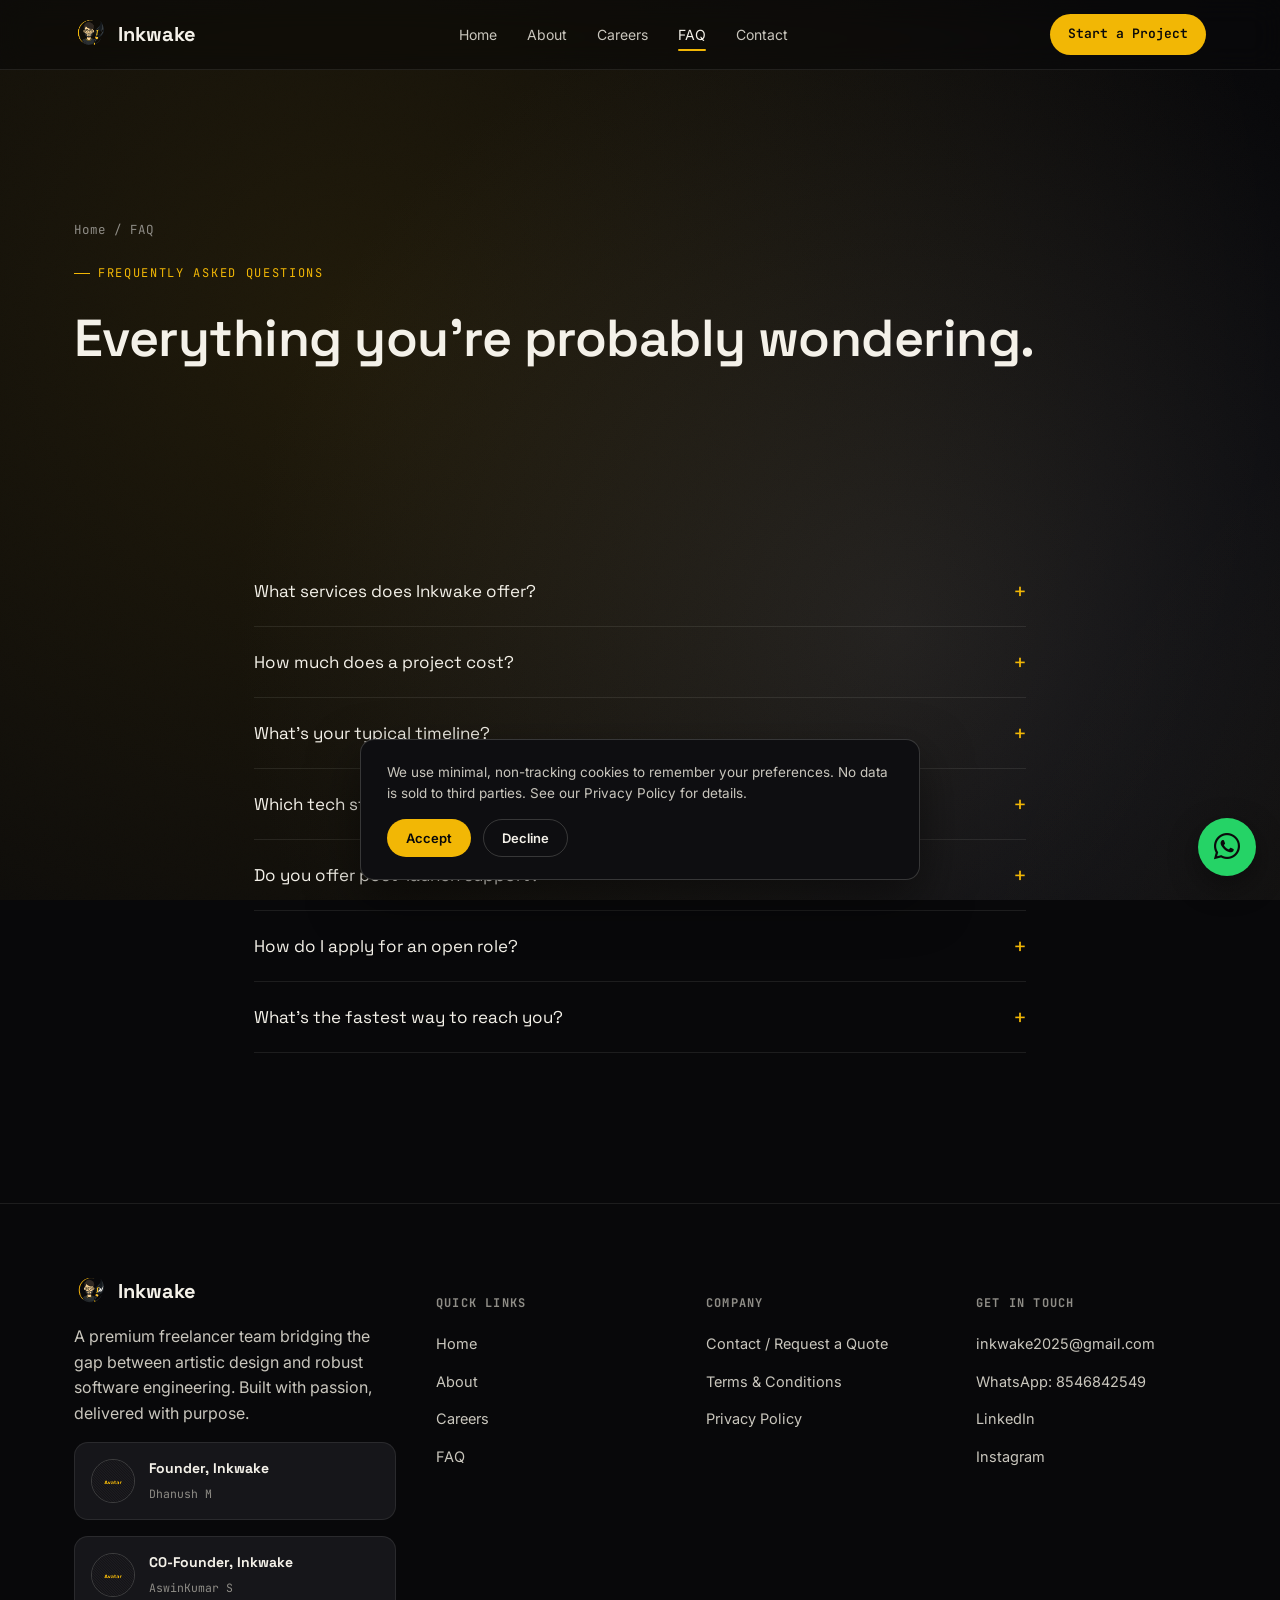
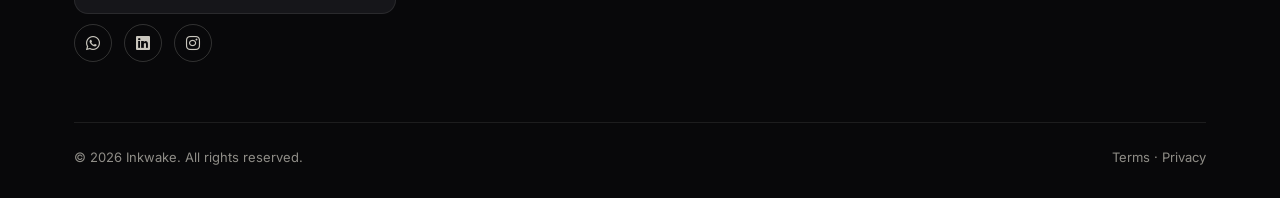
<file: faq.html>
<!DOCTYPE html>
<html lang="en">
<head>
<meta charset="UTF-8">
<meta name="viewport" content="width=device-width, initial-scale=1.0">
<title>FAQ — Inkwake</title>
<meta name="description" content="Frequently asked questions about working with Inkwake — pricing, process, timelines, and support.">
<meta name="robots" content="index, follow">
<link rel="canonical" href="https://inkwake.vercel.app/faq.html">
<link rel="icon" href="assets/images/favicon.png">
<link rel="preconnect" href="https://fonts.googleapis.com">
<link href="https://fonts.googleapis.com/css2?family=Space+Grotesk:wght@500;600;700&family=Inter:wght@400;500;600&family=JetBrains+Mono:wght@400;500&display=swap" rel="stylesheet">
<link rel="stylesheet" href="assets/css/style.css">
<link
    rel="stylesheet"
    href="https://cdn.jsdelivr.net/npm/bootstrap-icons@1.11.3/font/bootstrap-icons.min.css"
>
</head>
<body data-page="faq">
<div class="ink-field"></div>
<div class="grain"></div>

<header>
<nav class="nav">
  <div class="nav-inner">
    <a href="index.html" class="brand">
      <img src="assets/images/favicon.png" alt="Inkwake logo">
      Inkwake
    </a>

    <ul class="nav-links">
      <li><a href="index.html" data-page="home">Home</a></li>
      <li><a href="about.html" data-page="about">About</a></li>
      <li><a href="career.html" data-page="career">Careers</a></li>
      <li><a href="faq.html" data-page="faq">FAQ</a></li>
      <li><a href="contact.html" data-page="contact">Contact</a></li>
    </ul>

    <a href="contact.html" class="nav-cta">Start a Project</a>

    <button class="nav-toggle" aria-label="Open menu" aria-expanded="false">
      <span></span>
    </button>
  </div>
</nav>
</header>

<div class="drawer-backdrop"></div>
<div class="drawer">
  <a href="index.html" data-page="home">Home</a>
  <a href="about.html" data-page="about">About</a>
  <a href="career.html" data-page="career">Careers</a>
  <a href="faq.html" data-page="faq">FAQ</a>
  <a href="contact.html" data-page="contact">Contact</a>
  <a href="contact.html" class="btn btn-primary btn-sm">Start a Project</a>
  <a href="#" data-link="whatsapp" target="_blank" rel="noopener" class="btn btn-ghost btn-sm">Chat on WhatsApp</a>
</div>

<main>
  <section class="page-hero">
    <div class="container">
      <p class="crumb"><a href="index.html">Home</a> / FAQ</p>
      <p class="eyebrow">Frequently Asked Questions</p>
      <h1>Everything you're probably wondering.</h1>
    </div>
  </section>

  <section>
    <div class="container" style="max-width:820px;">
      <div class="faq-item reveal" data-open="false">
        <button class="faq-q" aria-expanded="false">What services does Inkwake offer?<span class="plus">+</span></button>
        <div class="faq-a"><p>AI, machine learning, data science, web application development, mobile app development, SEO, and Power BI reporting — from a small, senior freelance team.</p></div>
      </div>

      <div class="faq-item reveal" data-open="false">
        <button class="faq-q" aria-expanded="false">How much does a project cost?<span class="plus">+</span></button>
        <div class="faq-a"><p>It depends on scope. Most engagements fall between $1,000–$15,000 depending on complexity, but we're happy to scope smaller pilots first. Use the <a href="contact.html">contact form</a> to get a real estimate.</p></div>
      </div>

      <div class="faq-item reveal" data-open="false">
        <button class="faq-q" aria-expanded="false">What's your typical timeline?<span class="plus">+</span></button>
        <div class="faq-a"><p>Small tools ship in 2–4 weeks. Multi-role platforms like FASTX typically run 8–14 weeks, delivered in weekly sprints.</p></div>
      </div>

      <div class="faq-item reveal" data-open="false">
        <button class="faq-q" aria-expanded="false">Which tech stack do you use?<span class="plus">+</span></button>
        <div class="faq-a"><p>Primarily Python/Django, SQL, and JavaScript, with AWS for infrastructure, plus Power BI for analytics and applied ML where a project calls for it.</p></div>
      </div>

      <div class="faq-item reveal" data-open="false">
        <button class="faq-q" aria-expanded="false">Do you offer post-launch support?<span class="plus">+</span></button>
        <div class="faq-a"><p>Yes — every project includes a support window after launch, and we offer ongoing retainers for iteration and maintenance.</p></div>
      </div>

      <div class="faq-item reveal" data-open="false">
        <button class="faq-q" aria-expanded="false">How do I apply for an open role?<span class="plus">+</span></button>
        <div class="faq-a"><p>Visit the <a href="career.html">Careers</a> page, hit "Apply Now" on the role you want, and fill in the application form that opens — resume upload included.</p></div>
      </div>

      <div class="faq-item reveal" data-open="false">
        <button class="faq-q" aria-expanded="false">What's the fastest way to reach you?<span class="plus">+</span></button>
        <div class="faq-a"><p>WhatsApp — tap the floating button in the corner of any page, or use our <a href="contact.html">contact page</a> for email and social links.</p></div>
      </div>
    </div>
  </section>
</main>

<footer class="footer" id="site-footer">
  <div class="container">
    <div class="footer-grid">
      <div>
        <a href="index.html" class="brand" style="margin-bottom:16px;">
          <img src="assets/images/logo1.png" alt="Inkwake logo">
          Inkwake
        </a>
        <p style="max-width:34ch;">A premium freelancer team bridging the gap between artistic design and robust software engineering. Built with passion, delivered with purpose.</p>

        <div class="founder-card">
          <div class="avatar-sm"><img src="assets/images/avatar.jpg" alt="Inkwake founder"></div>
          <div>
            <b>Founder, Inkwake</b>
            <span><a href="https://dhanush-m.vercel.app/"  style="color:inherit;">Dhanush M</a></span>
          </div>
        </div>
        <div class="founder-card">
          <div class="avatar-sm"><img src="assets/images/avatar.jpg" alt="Inkwake Co-founder"></div>
          <div>
            <b>C0-Founder, Inkwake</b>
            <span><a href="#" data-link="email" style="color:inherit;">AswinKumar S</a></span>
          </div>
        </div>

        <div class="social-row">
          <a href="https://wa.me/918546842549" data-link="whatsapp" target="_blank" rel="noopener" aria-label="WhatsApp"><i class="bi bi-whatsapp"></i></a>
          <a href="https://www.linkedin.com/company/inkwake" data-link="linkedin" target="_blank" rel="noopener" aria-label="LinkedIn"><i class="bi bi-linkedin"></i></a>
          <a href="https://www.instagram.com/inkwake_" data-link="instagram" target="_blank" rel="noopener" aria-label="Instagram"><i class="bi bi-instagram"></i></a>
        </div>
      </div>

      <div>
        <h5>Quick Links</h5>
        <ul class="footer-links reveal-list">
          <li><a href="index.html">Home</a></li>
          <li><a href="about.html">About</a></li>
          <li><a href="career.html">Careers</a></li>
          <li><a href="faq.html">FAQ</a></li>
        </ul>
      </div>

      <div>
        <h5>Company</h5>
        <ul class="footer-links reveal-list">
          <li><a href="contact.html">Contact / Request a Quote</a></li>
          <li><a href="terms.html">Terms &amp; Conditions</a></li>
          <li><a href="privacy.html">Privacy Policy</a></li>
        </ul>
      </div>

      <div>
        <h5>Get in Touch</h5>
        <ul class="footer-links">
          <li><a href="mailto:inkwake2025@gmail.com" data-link="email" data-text="email">inkwake2025@gmail.com</a></li>
          <li><a href="https://wa.me/918546842549" data-link="whatsapp" target="_blank" rel="noopener">WhatsApp: 8546842549</a></li>
          <li><a href="https://www.linkedin.com/company/inkwake" data-link="linkedin" target="_blank" rel="noopener">LinkedIn</a></li>
          <li><a href="https://www.instagram.com/inkwake_?igsh=MWYxbHh0OXpxMWlzbA==" data-link="instagram" target="_blank" rel="noopener">Instagram</a></li>
        </ul>
      </div>
    </div>

    <div class="footer-bottom">
      <span>&copy; <span id="year"></span> Inkwake. All rights reserved.</span>
      <span><a href="terms.html">Terms</a> &middot; <a href="privacy.html">Privacy</a></span>
    </div>
  </div>
</footer>

<a href="https://wa.me/918546842549" data-link="whatsapp" target="_blank" rel="noopener" class="wa-fab" aria-label="Chat with Inkwake on WhatsApp"><i class="bi bi-whatsapp"></i></a>

<!-- ============ COOKIE CONSENT BANNER ============ -->
<div class="cookie-banner" data-cookie-banner role="dialog" aria-label="Cookie consent">
  <p>We use minimal, non-tracking cookies to remember your preferences. No data is sold to third parties. See our <a href="privacy.html">Privacy Policy</a> for details.</p>
  <div class="actions">
    <button class="btn btn-primary btn-sm" data-cookie-accept type="button">Accept</button>
    <button class="btn btn-ghost btn-sm" data-cookie-decline type="button">Decline</button>
  </div>
</div>

<script>document.getElementById('year') && (document.getElementById('year').textContent = new Date().getFullYear());</script>

<script src="assets/js/include.js"></script>
<script src="assets/js/main.js"></script>
</body>
</html>
</file>
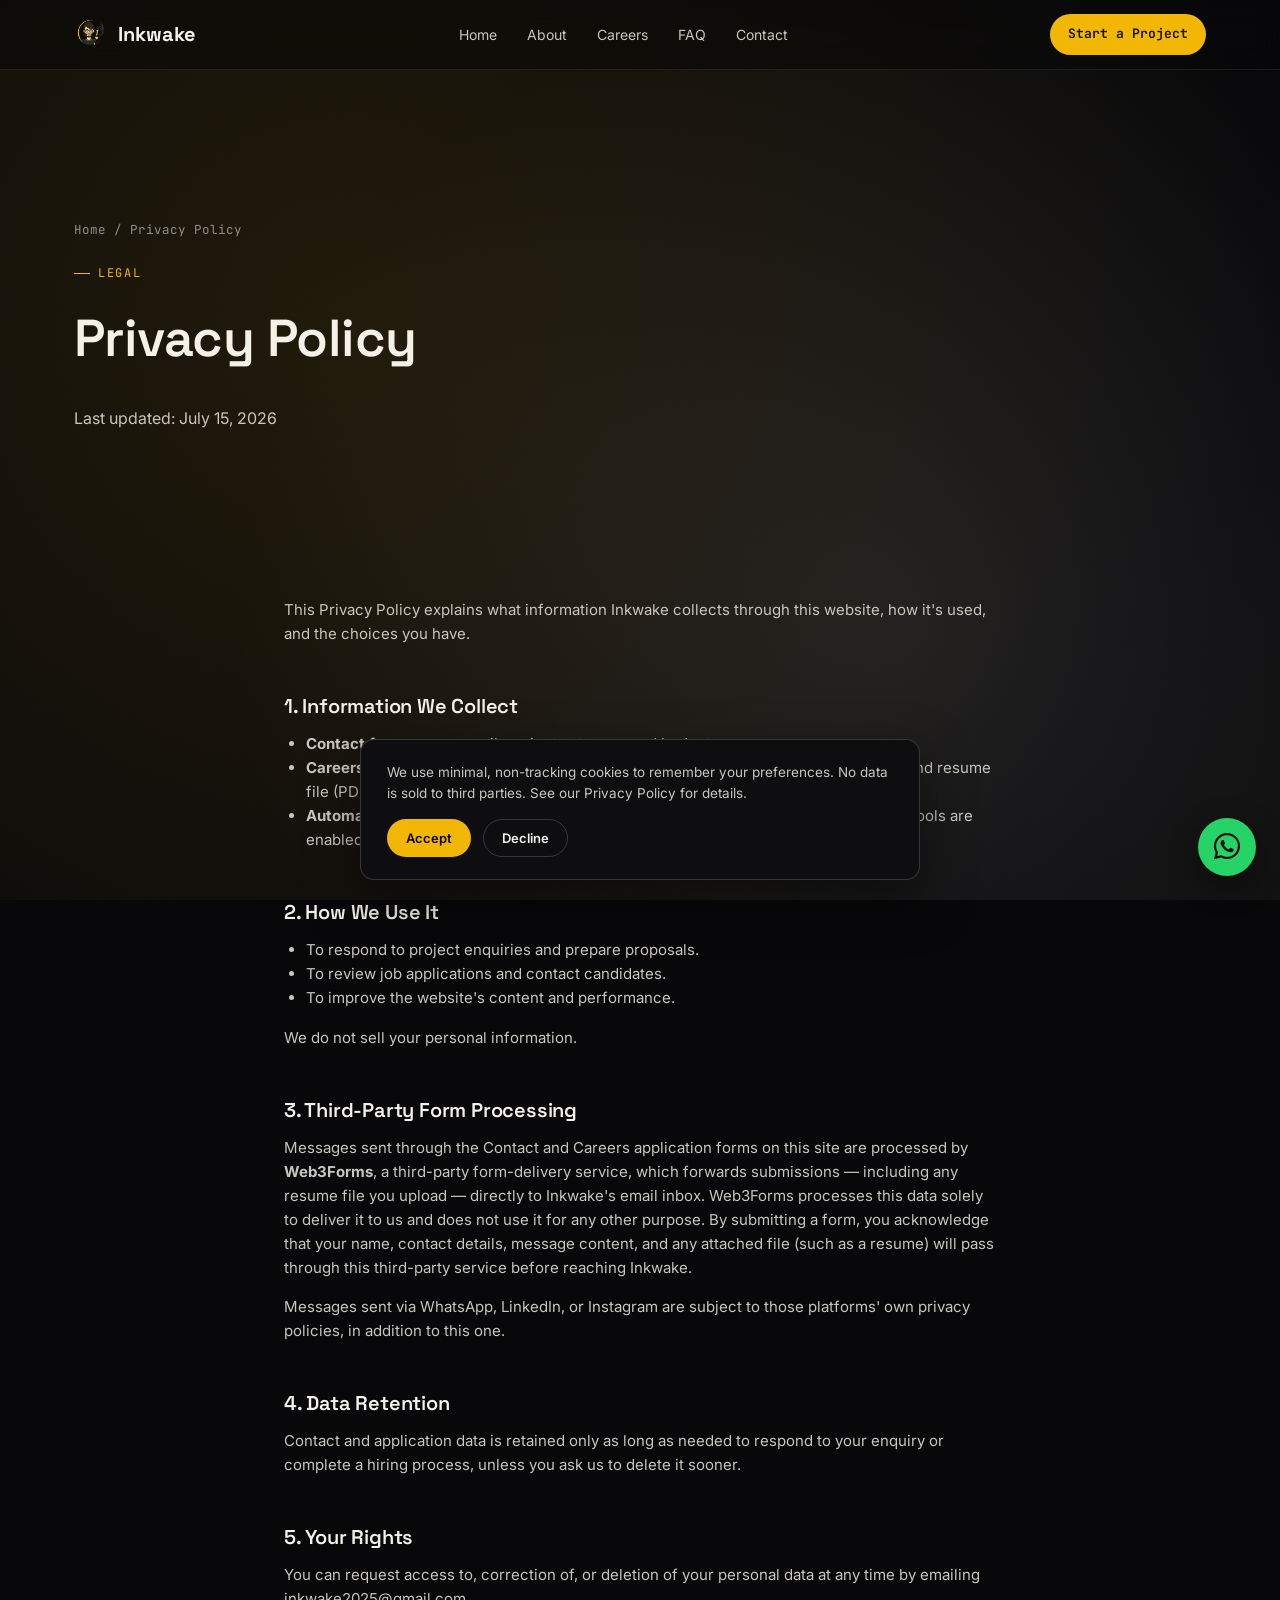
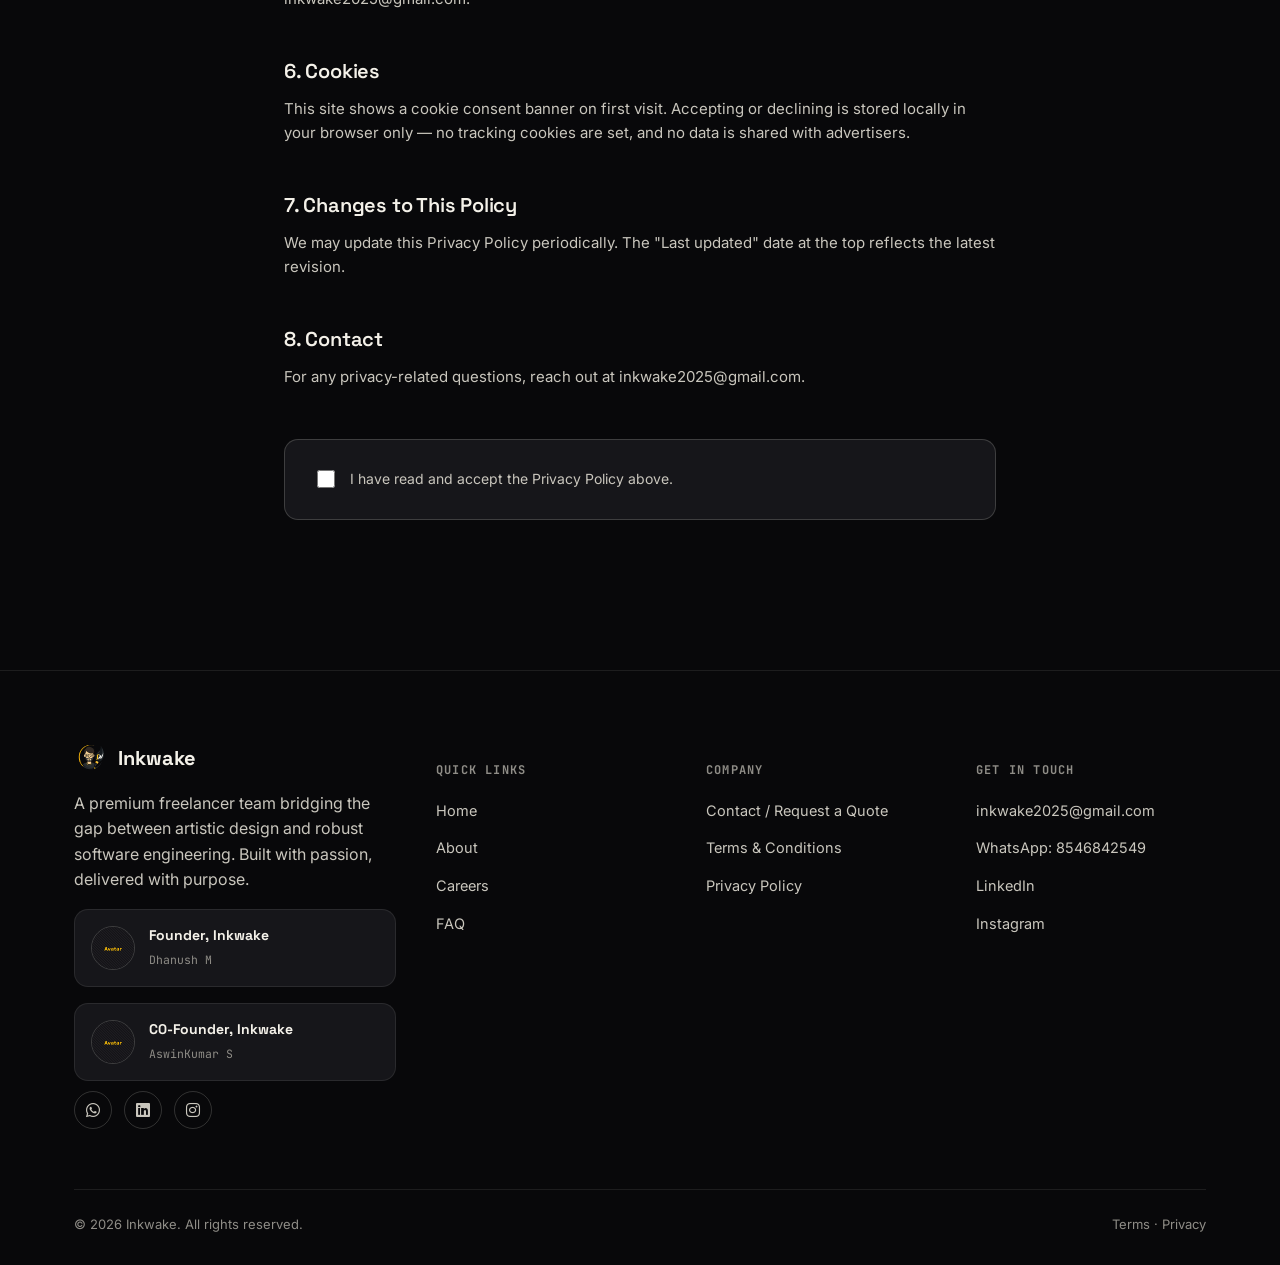
<file: privacy.html>
<!DOCTYPE html>
<html lang="en">
<head>
<meta charset="UTF-8">
<meta name="viewport" content="width=device-width, initial-scale=1.0">
<title>Privacy Policy — Inkwake</title>
<meta name="description" content="How Inkwake collects, uses, and protects your personal information.">
<meta name="robots" content="index, follow">
<link rel="canonical" href="https://inkwake.vercel.app/privacy.html">
<link rel="icon" href="assets/images/favicon.png">
<link rel="preconnect" href="https://fonts.googleapis.com">
<link href="https://fonts.googleapis.com/css2?family=Space+Grotesk:wght@500;600;700&family=Inter:wght@400;500;600&family=JetBrains+Mono:wght@400;500&display=swap" rel="stylesheet">
<link rel="stylesheet" href="assets/css/style.css">
<link
    rel="stylesheet"
    href="https://cdn.jsdelivr.net/npm/bootstrap-icons@1.11.3/font/bootstrap-icons.min.css"
>
</head>
<body data-page="privacy">
<div class="ink-field"></div>
<div class="grain"></div>

<header>
<nav class="nav">
  <div class="nav-inner">
    <a href="index.html" class="brand">
      <img src="assets/images/favicon.png" alt="Inkwake logo">
      Inkwake
    </a>

    <ul class="nav-links">
      <li><a href="index.html" data-page="home">Home</a></li>
      <li><a href="about.html" data-page="about">About</a></li>
      <li><a href="career.html" data-page="career">Careers</a></li>
      <li><a href="faq.html" data-page="faq">FAQ</a></li>
      <li><a href="contact.html" data-page="contact">Contact</a></li>
    </ul>

    <a href="contact.html" class="nav-cta">Start a Project</a>

    <button class="nav-toggle" aria-label="Open menu" aria-expanded="false">
      <span></span>
    </button>
  </div>
</nav>
</header>

<div class="drawer-backdrop"></div>
<div class="drawer">
  <a href="index.html" data-page="home">Home</a>
  <a href="about.html" data-page="about">About</a>
  <a href="career.html" data-page="career">Careers</a>
  <a href="faq.html" data-page="faq">FAQ</a>
  <a href="contact.html" data-page="contact">Contact</a>
  <a href="contact.html" class="btn btn-primary btn-sm">Start a Project</a>
  <a href="#" data-link="whatsapp" target="_blank" rel="noopener" class="btn btn-ghost btn-sm">Chat on WhatsApp</a>
</div>

<main>
  <section class="page-hero">
    <div class="container">
      <p class="crumb"><a href="index.html">Home</a> / Privacy Policy</p>
      <p class="eyebrow">Legal</p>
      <h1>Privacy Policy</h1>
      <p class="updated">Last updated: July 15, 2026</p>
    </div>
  </section>

  <section>
    <div class="container legal" style="max-width:760px;">
      <!-- LEGAL PLACEHOLDER: this is template privacy copy. Have a qualified
           professional review and finalize it — especially if you collect
           EU/UK visitor data (GDPR) or California visitor data (CCPA). -->
      <p>This Privacy Policy explains what information Inkwake collects through this website, how it's used, and the choices you have.</p>

      <h2>1. Information We Collect</h2>
      <ul>
        <li><strong>Contact form:</strong> name, email, project category, and budget range.</li>
        <li><strong>Careers application form:</strong> name, phone number, email, role applied for, cover letter, and resume file (PDF).</li>
        <li><strong>Automatically:</strong> basic technical data (browser type, device, pages visited) if analytics tools are enabled.</li>
      </ul>

      <h2>2. How We Use It</h2>
      <ul>
        <li>To respond to project enquiries and prepare proposals.</li>
        <li>To review job applications and contact candidates.</li>
        <li>To improve the website's content and performance.</li>
      </ul>
      <p>We do not sell your personal information.</p>

      <h2>3. Third-Party Form Processing</h2>
      <p>Messages sent through the Contact and Careers application forms on this site are processed by <strong>Web3Forms</strong>, a third-party form-delivery service, which forwards submissions — including any resume file you upload — directly to Inkwake's email inbox. Web3Forms processes this data solely to deliver it to us and does not use it for any other purpose. By submitting a form, you acknowledge that your name, contact details, message content, and any attached file (such as a resume) will pass through this third-party service before reaching Inkwake.</p>
      <p>Messages sent via WhatsApp, LinkedIn, or Instagram are subject to those platforms' own privacy policies, in addition to this one.</p>

      <h2>4. Data Retention</h2>
      <p>Contact and application data is retained only as long as needed to respond to your enquiry or complete a hiring process, unless you ask us to delete it sooner.</p>

      <h2>5. Your Rights</h2>
      <p>You can request access to, correction of, or deletion of your personal data at any time by emailing <a href="#" data-link="email" data-text="email">email@inkwake.com</a>.</p>

      <h2>6. Cookies</h2>
      <p>This site shows a cookie consent banner on first visit. Accepting or declining is stored locally in your browser only — no tracking cookies are set, and no data is shared with advertisers.</p>

      <h2>7. Changes to This Policy</h2>
      <p>We may update this Privacy Policy periodically. The "Last updated" date at the top reflects the latest revision.</p>

      <h2>8. Contact</h2>
      <p>For any privacy-related questions, reach out at <a href="#" data-link="email" data-text="email">email@inkwake.com</a>.</p>

      <!-- ============ ACCEPT CHECKBOX ============ -->
      <div class="accept-block" data-accept-block data-accept-key="inkwake_accept_privacy">
        <div class="accept-row">
          <input type="checkbox" id="accept-privacy">
          <label for="accept-privacy">I have read and accept the Privacy Policy above.</label>
        </div>
        <p class="accept-status">✓ Acceptance recorded in this browser.</p>
      </div>
    </div>
  </section>
</main>

<footer class="footer" id="site-footer">
  <div class="container">
    <div class="footer-grid">
      <div>
        <a href="index.html" class="brand" style="margin-bottom:16px;">
          <img src="assets/images/logo1.png" alt="Inkwake logo">
          Inkwake
        </a>
        <p style="max-width:34ch;">A premium freelancer team bridging the gap between artistic design and robust software engineering. Built with passion, delivered with purpose.</p>

        <div class="founder-card">
          <div class="avatar-sm"><img src="assets/images/avatar.jpg" alt="Inkwake founder"></div>
          <div>
            <b>Founder, Inkwake</b>
            <span><a href="https://dhanush-m.vercel.app/" style="color:inherit;">Dhanush M</a></span>
          </div>
        </div>
        <div class="founder-card">
          <div class="avatar-sm"><img src="assets/images/avatar.jpg" alt="Inkwake Co-founder"></div>
          <div>
            <b>C0-Founder, Inkwake</b>
            <span><a href="#" data-link="email" style="color:inherit;">AswinKumar S</a></span>
          </div>
        </div>

        <div class="social-row">
          <a href="https://wa.me/918546842549" data-link="whatsapp" target="_blank" rel="noopener" aria-label="WhatsApp"><i class="bi bi-whatsapp"></i></a>
          <a href="https://www.linkedin.com/company/inkwake" data-link="linkedin" target="_blank" rel="noopener" aria-label="LinkedIn"><i class="bi bi-linkedin"></i></a>
          <a href="https://www.instagram.com/inkwake_" data-link="instagram" target="_blank" rel="noopener" aria-label="Instagram"><i class="bi bi-instagram"></i></a>
        </div>
      </div>

      <div>
        <h5>Quick Links</h5>
        <ul class="footer-links reveal-list">
          <li><a href="index.html">Home</a></li>
          <li><a href="about.html">About</a></li>
          <li><a href="career.html">Careers</a></li>
          <li><a href="faq.html">FAQ</a></li>
        </ul>
      </div>

      <div>
        <h5>Company</h5>
        <ul class="footer-links reveal-list">
          <li><a href="contact.html">Contact / Request a Quote</a></li>
          <li><a href="terms.html">Terms &amp; Conditions</a></li>
          <li><a href="privacy.html">Privacy Policy</a></li>
        </ul>
      </div>

      <div>
        <h5>Get in Touch</h5>
        <ul class="footer-links">
          <li><a href="mailto:inkwake2025@gmail.com" data-link="email" data-text="email">inkwake2025@gmail.com</a></li>
          <li><a href="https://wa.me/918546842549" data-link="whatsapp" target="_blank" rel="noopener">WhatsApp: 8546842549</a></li>
          <li><a href="https://www.linkedin.com/company/inkwake" data-link="linkedin" target="_blank" rel="noopener">LinkedIn</a></li>
          <li><a href="https://www.instagram.com/inkwake_?igsh=MWYxbHh0OXpxMWlzbA==" data-link="instagram" target="_blank" rel="noopener">Instagram</a></li>
        </ul>
      </div>
    </div>

    <div class="footer-bottom">
      <span>&copy; <span id="year"></span> Inkwake. All rights reserved.</span>
      <span><a href="terms.html">Terms</a> &middot; <a href="privacy.html">Privacy</a></span>
    </div>
  </div>
</footer>

<a href="https://wa.me/918546842549" data-link="whatsapp" target="_blank" rel="noopener" class="wa-fab" aria-label="Chat with Inkwake on WhatsApp"><i class="bi bi-whatsapp"></i></a>

<!-- ============ COOKIE CONSENT BANNER ============ -->
<div class="cookie-banner" data-cookie-banner role="dialog" aria-label="Cookie consent">
  <p>We use minimal, non-tracking cookies to remember your preferences. No data is sold to third parties. See our <a href="privacy.html">Privacy Policy</a> for details.</p>
  <div class="actions">
    <button class="btn btn-primary btn-sm" data-cookie-accept type="button">Accept</button>
    <button class="btn btn-ghost btn-sm" data-cookie-decline type="button">Decline</button>
  </div>
</div>

<script>document.getElementById('year') && (document.getElementById('year').textContent = new Date().getFullYear());</script>

<script src="assets/js/include.js"></script>
<script src="assets/js/main.js"></script>
</body>
</html>
</file>
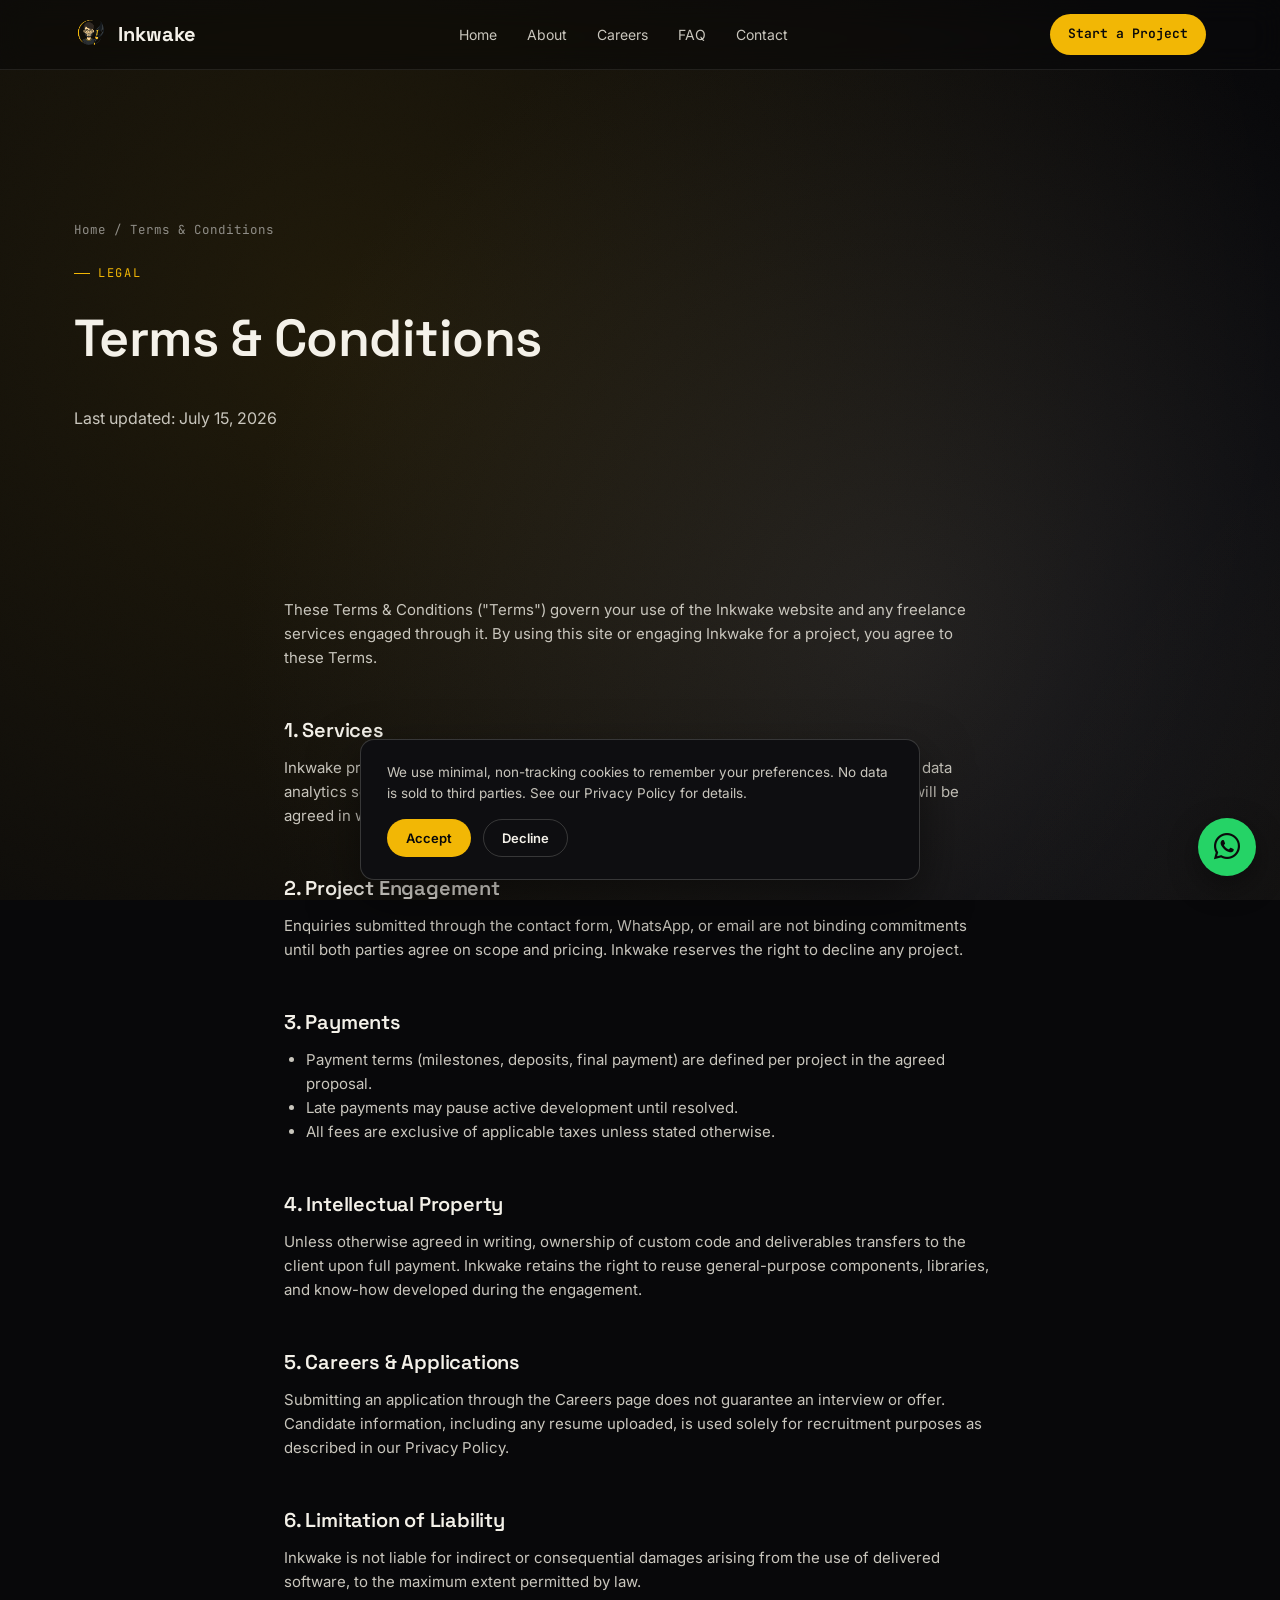
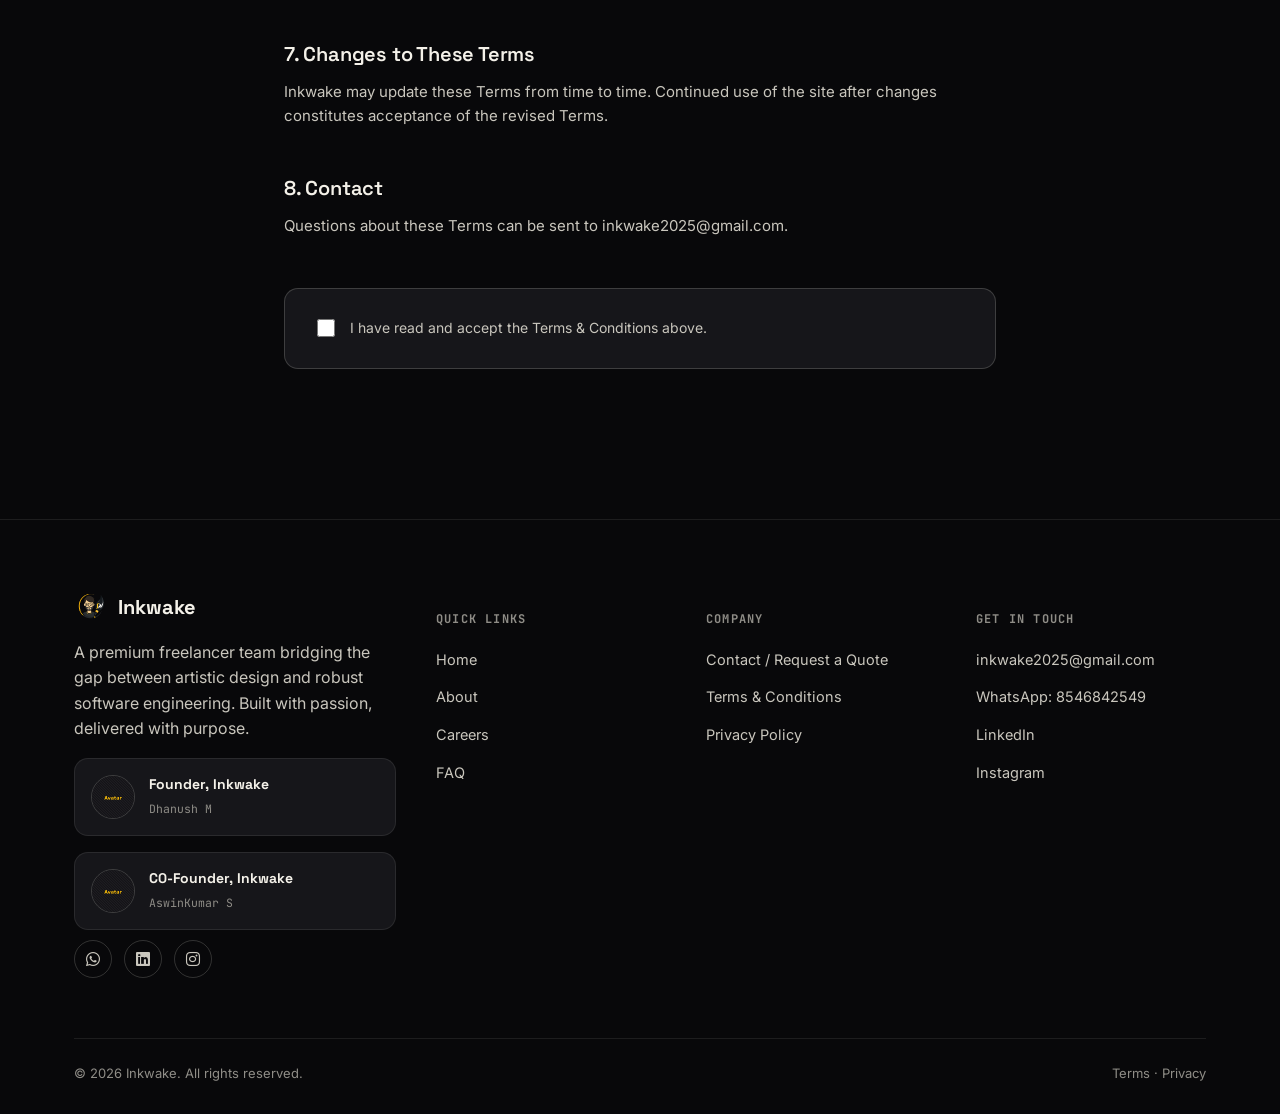
<file: terms.html>
<!DOCTYPE html>
<html lang="en">
<head>
<meta charset="UTF-8">
<meta name="viewport" content="width=device-width, initial-scale=1.0">
<title>Terms &amp; Conditions — Inkwake</title>
<meta name="description" content="Terms and conditions for using Inkwake's website and freelance services.">
<meta name="robots" content="index, follow">
<link rel="canonical" href="https://inkwake.vercel.app/terms.html">
<link rel="icon" href="assets/images/favicon.png">
<link rel="preconnect" href="https://fonts.googleapis.com">
<link href="https://fonts.googleapis.com/css2?family=Space+Grotesk:wght@500;600;700&family=Inter:wght@400;500;600&family=JetBrains+Mono:wght@400;500&display=swap" rel="stylesheet">
<link rel="stylesheet" href="assets/css/style.css">
<link
    rel="stylesheet"
    href="https://cdn.jsdelivr.net/npm/bootstrap-icons@1.11.3/font/bootstrap-icons.min.css"
>
</head>
<body data-page="terms">
<div class="ink-field"></div>
<div class="grain"></div>

<header>
<nav class="nav">
  <div class="nav-inner">
    <a href="index.html" class="brand">
      <!-- LOGO PLACEHOLDER (NAV): replace with your Inkwake SVG, e.g.
           <img src="assets/images/inkwake-logo.svg" alt="Inkwake logo"> -->
      <img src="assets/images/favicon.png" alt="Inkwake logo">
      Inkwake
    </a>

    <ul class="nav-links">
      <li><a href="index.html" data-page="home">Home</a></li>
      <li><a href="about.html" data-page="about">About</a></li>
      <li><a href="career.html" data-page="career">Careers</a></li>
      <li><a href="faq.html" data-page="faq">FAQ</a></li>
      <li><a href="contact.html" data-page="contact">Contact</a></li>
    </ul>

    <a href="contact.html" class="nav-cta">Start a Project</a>

    <button class="nav-toggle" aria-label="Open menu" aria-expanded="false">
      <span></span>
    </button>
  </div>
</nav>
</header>

<div class="drawer-backdrop"></div>
<div class="drawer">
  <a href="index.html" data-page="home">Home</a>
  <a href="about.html" data-page="about">About</a>
  <a href="career.html" data-page="career">Careers</a>
  <a href="faq.html" data-page="faq">FAQ</a>
  <a href="contact.html" data-page="contact">Contact</a>
  <a href="contact.html" class="btn btn-primary btn-sm">Start a Project</a>
  <a href="#" data-link="whatsapp" target="_blank" rel="noopener" class="btn btn-ghost btn-sm">Chat on WhatsApp</a>
</div>

<main>
  <section class="page-hero">
    <div class="container">
      <p class="crumb"><a href="index.html">Home</a> / Terms &amp; Conditions</p>
      <p class="eyebrow">Legal</p>
      <h1>Terms &amp; Conditions</h1>
      <p class="updated">Last updated: July 15, 2026</p>
    </div>
  </section>

  <section>
    <div class="container legal" style="max-width:760px;">
      <!-- LEGAL PLACEHOLDER: this is template legal copy. Have a qualified
           professional review and finalize it before publishing. -->
      <p>These Terms &amp; Conditions ("Terms") govern your use of the Inkwake website and any freelance services engaged through it. By using this site or engaging Inkwake for a project, you agree to these Terms.</p>

      <h2>1. Services</h2>
      <p>Inkwake provides freelance custom software development, mobile app development, and data analytics services. The exact scope, deliverables, timeline, and cost of any engagement will be agreed in writing (email, proposal, or contract) before work begins.</p>

      <h2>2. Project Engagement</h2>
      <p>Enquiries submitted through the contact form, WhatsApp, or email are not binding commitments until both parties agree on scope and pricing. Inkwake reserves the right to decline any project.</p>

      <h2>3. Payments</h2>
      <ul>
        <li>Payment terms (milestones, deposits, final payment) are defined per project in the agreed proposal.</li>
        <li>Late payments may pause active development until resolved.</li>
        <li>All fees are exclusive of applicable taxes unless stated otherwise.</li>
      </ul>

      <h2>4. Intellectual Property</h2>
      <p>Unless otherwise agreed in writing, ownership of custom code and deliverables transfers to the client upon full payment. Inkwake retains the right to reuse general-purpose components, libraries, and know-how developed during the engagement.</p>

      <h2>5. Careers &amp; Applications</h2>
      <p>Submitting an application through the <a href="career.html">Careers</a> page does not guarantee an interview or offer. Candidate information, including any resume uploaded, is used solely for recruitment purposes as described in our <a href="privacy.html">Privacy Policy</a>.</p>

      <h2>6. Limitation of Liability</h2>
      <p>Inkwake is not liable for indirect or consequential damages arising from the use of delivered software, to the maximum extent permitted by law.</p>

      <h2>7. Changes to These Terms</h2>
      <p>Inkwake may update these Terms from time to time. Continued use of the site after changes constitutes acceptance of the revised Terms.</p>

      <h2>8. Contact</h2>
      <p>Questions about these Terms can be sent to <a href="mailto:inkwake2025@gmail.com" data-link="email" data-text="email">inkwake2025@gmail.com</a>.</p>

      <!-- ============ ACCEPT CHECKBOX ============ -->
      <div class="accept-block" data-accept-block data-accept-key="inkwake_accept_terms">
        <div class="accept-row">
          <input type="checkbox" id="accept-terms">
          <label for="accept-terms">I have read and accept the Terms &amp; Conditions above.</label>
        </div>
        <p class="accept-status">✓ Acceptance recorded in this browser.</p>
      </div>
    </div>
  </section>
</main>

<footer class="footer" id="site-footer">
  <div class="container">
    <div class="footer-grid">
      <div>
        <a href="index.html" class="brand" style="margin-bottom:16px;">
          <!-- LOGO PLACEHOLDER (FOOTER): replace with your Inkwake SVG -->
          <img src="assets/images/logo1.png" alt="Inkwake logo">
          Inkwake
        </a>
        <p style="max-width:34ch;">A premium freelancer team bridging the gap between artistic design and robust software engineering. Built with passion, delivered with purpose.</p>

        <!-- FOUNDER SECTION: swap the name/photo/link for your actual details -->
        <div class="founder-card">
          <div class="avatar-sm"><img src="assets/images/avatar.jpg" alt="Inkwake founder"></div>
          <div>
            <b>Founder, Inkwake</b>
            <span><a href="https://dhanush-m.vercel.app/"  style="color:inherit;">Dhanush M</a></span>
          </div>
        </div>
        <div class="founder-card">
          <div class="avatar-sm"><img src="assets/images/avatar.jpg" alt="Inkwake Co-founder"></div>
          <div>
            <b>C0-Founder, Inkwake</b>
            <span><a href="#" data-link="email" style="color:inherit;">AswinKumar S</a></span>
          </div>
        </div>

        <div class="social-row">
          <a href="https://wa.me/918546842549" data-link="whatsapp" target="_blank" rel="noopener" aria-label="WhatsApp"><i class="bi bi-whatsapp"></i></a>
          <a href="https://www.linkedin.com/company/inkwake" data-link="linkedin" target="_blank" rel="noopener" aria-label="LinkedIn"><i class="bi bi-linkedin"></i></a>
          <a href="https://www.instagram.com/inkwake_" data-link="instagram" target="_blank" rel="noopener" aria-label="Instagram"><i class="bi bi-instagram"></i></a>
        </div>
      </div>

      <div>
        <h5>Quick Links</h5>
        <ul class="footer-links reveal-list">
          <li><a href="index.html">Home</a></li>
          <li><a href="about.html">About</a></li>
          <li><a href="career.html">Careers</a></li>
          <li><a href="faq.html">FAQ</a></li>
        </ul>
      </div>

      <div>
        <h5>Company</h5>
        <ul class="footer-links reveal-list">
          <li><a href="contact.html">Contact / Request a Quote</a></li>
          <li><a href="terms.html">Terms &amp; Conditions</a></li>
          <li><a href="privacy.html">Privacy Policy</a></li>
        </ul>
      </div>

      <div>
        <h5>Get in Touch</h5>
        <ul class="footer-links">
          <li><a href="mailto:inkwake2025@gmail.com" data-link="email" data-text="email">inkwake2025@gmail.com</a></li>
          <li><a href="https://wa.me/918546842549" data-link="whatsapp" target="_blank" rel="noopener">WhatsApp: 8546842549</a></li>
          <li><a href="https://www.linkedin.com/company/inkwake" data-link="linkedin" target="_blank" rel="noopener">LinkedIn</a></li>
          <li><a href="https://www.instagram.com/inkwake_?igsh=MWYxbHh0OXpxMWlzbA==" data-link="instagram" target="_blank" rel="noopener">Instagram</a></li>
        </ul>
      </div>
    </div>

    <div class="footer-bottom">
      <span>&copy; <span id="year"></span> Inkwake. All rights reserved.</span>
      <span><a href="terms.html">Terms</a> &middot; <a href="privacy.html">Privacy</a></span>
    </div>
  </div>
</footer>

<a href="https://wa.me/918546842549" data-link="whatsapp" target="_blank" rel="noopener" class="wa-fab" aria-label="Chat with Inkwake on WhatsApp"><i class="bi bi-whatsapp"></i></a>

<!-- ============ COOKIE CONSENT BANNER ============ -->
<div class="cookie-banner" data-cookie-banner role="dialog" aria-label="Cookie consent">
  <p>We use minimal, non-tracking cookies to remember your preferences. No data is sold to third parties. See our <a href="privacy.html">Privacy Policy</a> for details.</p>
  <div class="actions">
    <button class="btn btn-primary btn-sm" data-cookie-accept type="button">Accept</button>
    <button class="btn btn-ghost btn-sm" data-cookie-decline type="button">Decline</button>
  </div>
</div>

<script>document.getElementById('year') && (document.getElementById('year').textContent = new Date().getFullYear());</script>

<script src="assets/js/include.js"></script>
<script src="assets/js/main.js"></script>
</body>
</html>
</file>
<file: assets/css/style.css>
/* ==========================================================================
   INKWAKE — Design Tokens
   Palette pulled from the brand mark: ink black, warm gold, off-white paper.
   ========================================================================== */
:root{
  --ink-950: #08080a;
  --ink-900: #0e0e11;
  --ink-800: #16161a;
  --ink-700: #202024;
  --ink-600: #2c2c31;
  --line: rgba(244,241,233,0.09);
  --line-strong: rgba(244,241,233,0.18);

  --paper: #f4f1e9;
  --paper-dim: #c9c6bd;
  --paper-mute: #8f8d87;

  --gold: #f2b705;
  --gold-soft: #f7d774;
  --gold-dim: #a9860a;

  --font-display: 'Space Grotesk', 'Segoe UI', sans-serif;
  --font-body: 'Inter', 'Segoe UI', sans-serif;
  --font-mono: 'JetBrains Mono', 'Courier New', monospace;

  --radius-s: 8px;
  --radius-m: 14px;
  --radius-l: 24px;

  --ease: cubic-bezier(.16,.8,.24,1);
  --container: 1180px;
}

*,*::before,*::after{ box-sizing:border-box; }
html{ scroll-behavior:smooth; }
body{
  margin:0;
  background:var(--ink-950);
  color:var(--paper);
  font-family:var(--font-body);
  font-size:16px;
  line-height:1.6;
  -webkit-font-smoothing:antialiased;
  overflow-x:hidden;
}
img{ max-width:100%; display:block; }
a{ color:inherit; text-decoration:none; }
ul{ margin:0; padding:0; list-style:none; }
h1,h2,h3,h4{ font-family:var(--font-display); margin:0 0 .5em; font-weight:600; letter-spacing:-0.01em; }
p{ margin:0 0 1em; color:var(--paper-dim); }
button{ font-family:inherit; }

.container{ max-width:var(--container); margin:0 auto; padding:0 24px; }
.eyebrow{
  font-family:var(--font-mono);
  font-size:12px;
  letter-spacing:.14em;
  text-transform:uppercase;
  color:var(--gold);
  display:inline-flex;
  align-items:center;
  gap:8px;
  margin-bottom:14px;
}
.eyebrow::before{
  content:'';
  width:16px; height:1px;
  background:var(--gold);
}

/* Focus visibility */
a:focus-visible,button:focus-visible,input:focus-visible,textarea:focus-visible,select:focus-visible{
  outline:2px solid var(--gold);
  outline-offset:3px;
  border-radius:4px;
}

/* Reduced motion */
@media (prefers-reduced-motion: reduce){
  *{ animation-duration:0.01ms !important; animation-iteration-count:1 !important; transition-duration:0.01ms !important; scroll-behavior:auto !important; }
}

/* ==========================================================================
   Ambient background — slow-shifting gradient mesh (site-wide signature)
   ========================================================================== */
.ink-field{
  position:fixed; inset:0; z-index:-2; pointer-events:none;
  background:
    radial-gradient(circle at 15% 20%, rgba(242,183,5,0.10), transparent 40%),
    radial-gradient(circle at 85% 75%, rgba(242,183,5,0.07), transparent 45%),
    radial-gradient(circle at 50% 50%, rgba(42,42,48,0.6), transparent 60%),
    var(--ink-950);
  background-size:180% 180%, 180% 180%, 140% 140%, 100% 100%;
  animation: driftField 26s ease-in-out infinite;
}
@keyframes driftField{
  0%{ background-position:0% 0%, 100% 100%, 50% 50%, 0 0; }
  50%{ background-position:30% 40%, 70% 60%, 55% 45%, 0 0; }
  100%{ background-position:0% 0%, 100% 100%, 50% 50%, 0 0; }
}
.grain{
  position:fixed; inset:0; z-index:-1; pointer-events:none; opacity:.035; mix-blend-mode:overlay;
  background-image:url("data:image/svg+xml,%3Csvg xmlns='http://www.w3.org/2000/svg' width='120' height='120'%3E%3Cfilter id='n'%3E%3CfeTurbulence type='fractalNoise' baseFrequency='.9' numOctaves='2' stitchTiles='stitch'/%3E%3C/filter%3E%3Crect width='100%25' height='100%25' filter='url(%23n)'/%3E%3C/svg%3E");
}

/* ==========================================================================
   Ink-stroke divider — the site's signature element.
   A hand-drawn brush path that draws itself in on scroll, echoing the
   paintbrush in the Inkwake mark. Used between major sections instead of
   a plain rule.
   ========================================================================== */
.ink-divider{ width:100%; height:34px; margin:0 auto; overflow:visible; }
.ink-divider path{
  fill:none;
  stroke:var(--gold);
  stroke-width:2.5;
  stroke-linecap:round;
  stroke-dasharray:900;
  stroke-dashoffset:900;
  opacity:.8;
}
.ink-divider.in-view path{
  animation: drawStroke 1.4s var(--ease) forwards;
}
@keyframes drawStroke{ to{ stroke-dashoffset:0; } }

/* ==========================================================================
   Navigation
   ========================================================================== */
.nav{
  position:sticky; top:0; z-index:100;
  border-bottom:1px solid var(--line);
  background:rgba(8,8,10,0.55);
  backdrop-filter:blur(14px) saturate(140%);
  -webkit-backdrop-filter:blur(14px) saturate(140%);
}
.nav-inner{
  max-width:var(--container); margin:0 auto; padding:14px 24px;
  display:flex; align-items:center; justify-content:space-between;
}
.brand{ display:flex; align-items:center; gap:10px; font-family:var(--font-display); font-weight:700; font-size:20px; }
.brand img{ height:34px; width:auto; }
/* NAV LOGO PLACEHOLDER: swap /assets/images/logo.png with your SVG and update this <img> src in every partials/header.html reference */

.nav-links{ display:flex; align-items:center; gap:30px; }
.nav-links a{
  font-size:14px; color:var(--paper-dim); position:relative; padding:6px 0;
  transition:color .2s var(--ease);
}
.nav-links a:hover, .nav-links a[aria-current="page"]{ color:var(--paper); }
.nav-links a[aria-current="page"]::after{
  content:''; position:absolute; left:0; right:0; bottom:-2px; height:2px; background:var(--gold); border-radius:2px;
}
.nav-cta{
  font-family:var(--font-mono); font-size:13px; padding:10px 18px;
  background:var(--gold); color:var(--ink-950); border-radius:100px; font-weight:600;
  transition:transform .2s var(--ease), box-shadow .2s var(--ease);
}
.nav-cta:hover{ transform:translateY(-2px); box-shadow:0 8px 24px rgba(242,183,5,0.25); }

.nav-toggle{
  display:none; background:none; border:1px solid var(--line-strong); border-radius:8px;
  width:42px; height:38px; cursor:pointer; position:relative;
}
.nav-toggle span, .nav-toggle span::before, .nav-toggle span::after{
  content:''; position:absolute; left:10px; right:10px; height:2px; background:var(--paper); transition:transform .25s var(--ease), opacity .25s var(--ease);
}
.nav-toggle span{ top:18px; }
.nav-toggle span::before{ top:-7px; }
.nav-toggle span::after{ top:7px; }
.nav-toggle[aria-expanded="true"] span{ background:transparent; }
.nav-toggle[aria-expanded="true"] span::before{ transform:translateY(7px) rotate(45deg); }
.nav-toggle[aria-expanded="true"] span::after{ transform:translateY(-7px) rotate(-45deg); }

/* Mobile off-screen drawer */
.drawer-backdrop{
  position:fixed; inset:0; background:rgba(8,8,10,.6); backdrop-filter:blur(2px);
  opacity:0; pointer-events:none; transition:opacity .3s var(--ease); z-index:98;
}
.drawer-backdrop.open{ opacity:1; pointer-events:auto; }
.drawer{
  position:fixed; top:0; right:0; height:100%; width:min(320px,84vw);
  background:var(--ink-900); border-left:1px solid var(--line);
  transform:translateX(100%); transition:transform .35s var(--ease); z-index:99;
  padding:90px 28px 28px; display:flex; flex-direction:column; gap:26px;
}
.drawer.open{ transform:translateX(0); }
.drawer a{ font-family:var(--font-display); font-size:20px; color:var(--paper); }
.drawer .nav-cta{ align-self:flex-start; }

@media (max-width:880px){
  .nav-links{ display:none; }
  .nav-cta{ display:none; }
  .nav-toggle{ display:block; }
}

/* ==========================================================================
   Buttons
   ========================================================================== */
.btn{
  display:inline-flex; align-items:center; gap:10px; font-weight:600; font-size:14px;
  padding:14px 26px; border-radius:100px; border:1px solid transparent; cursor:pointer;
  transition:transform .2s var(--ease), box-shadow .2s var(--ease), background .2s var(--ease), color .2s var(--ease);
}
.btn-primary{ background:var(--gold); color:var(--ink-950); }
.btn-primary:hover{ transform:translateY(-2px); box-shadow:0 10px 28px rgba(242,183,5,.28); }
.btn-ghost{ background:transparent; color:var(--paper); border-color:var(--line-strong); }
.btn-ghost:hover{ border-color:var(--gold); color:var(--gold); }
.btn-sm{ padding:10px 18px; font-size:13px; }

/* ==========================================================================
   Hero
   ========================================================================== */
.hero{ padding:120px 0 90px; position:relative; }
.hero-grid{ display:grid; grid-template-columns:1.1fr .9fr; gap:60px; align-items:center; }
.hero h1{ font-size:clamp(38px,5.4vw,68px); line-height:1.04; }
.hero h1 .accent{ color:var(--gold); position:relative; }
.hero-lede{ font-size:18px; max-width:52ch; }
.hero-actions{ display:flex; gap:16px; flex-wrap:wrap; margin-top:30px; }
.hero-stats{ display:flex; gap:36px; margin-top:52px; flex-wrap:wrap; }
.hero-stat b{ display:block; font-family:var(--font-display); font-size:30px; color:var(--gold); }
.hero-stat span{ font-size:13px; color:var(--paper-mute); }

.hero-mark{
  position:relative; aspect-ratio:1/1; border-radius:var(--radius-l);
  background:radial-gradient(circle at 30% 30%, rgba(242,183,5,.14), transparent 60%), var(--ink-900);
  border:1px solid var(--line); display:flex; align-items:center; justify-content:center; overflow:hidden;
}
.hero-mark img{ width:62%; filter:drop-shadow(0 20px 40px rgba(0,0,0,.5)); animation:float 6s ease-in-out infinite; }
@keyframes float{ 0%,100%{ transform:translateY(0);} 50%{ transform:translateY(-14px);} }
/* HERO IMAGE PLACEHOLDER: replace /assets/images/logo-mark.png with a transparent Inkwake mark or a product/team shot */

@media (max-width:880px){ .hero-grid{ grid-template-columns:1fr; } .hero{ padding:90px 0 60px; } }

/* ==========================================================================
   Sections / general
   ========================================================================== */
section{ padding:90px 0; position:relative; }
.section-head{ max-width:640px; margin-bottom:52px; }
.section-head h2{ font-size:clamp(28px,3.6vw,42px); }
.two-col{ display:grid; grid-template-columns:1fr 1fr; gap:60px; align-items:center; }
@media (max-width:880px){ .two-col{ grid-template-columns:1fr; gap:36px; } }

/* Reveal-on-scroll utility */
.reveal{ opacity:0; transform:translateY(28px); transition:opacity .7s var(--ease), transform .7s var(--ease); }
.reveal.in-view{ opacity:1; transform:none; }
.stagger > *{ transition-delay:calc(var(--i,0) * 80ms); }

/* ==========================================================================
   Cards — services / careers / project
   ========================================================================== */
.grid-3{ display:grid; grid-template-columns:repeat(3,1fr); gap:24px; }
.grid-2{ display:grid; grid-template-columns:repeat(2,1fr); gap:24px; }
@media (max-width:920px){ .grid-3{ grid-template-columns:1fr 1fr; } }
@media (max-width:640px){ .grid-3, .grid-2{ grid-template-columns:1fr; } }

.card{
  background:linear-gradient(160deg, var(--ink-800), var(--ink-900));
  border:1px solid var(--line); border-radius:var(--radius-m); padding:30px;
  transition:transform .3s var(--ease), border-color .3s var(--ease), box-shadow .3s var(--ease);
}
.card:hover{ transform:translateY(-6px); border-color:var(--line-strong); box-shadow:0 20px 40px rgba(0,0,0,.35); }
.card .icon{
  width:44px; height:44px; border-radius:12px; background:rgba(242,183,5,.12);
  display:flex; align-items:center; justify-content:center; color:var(--gold); margin-bottom:18px; font-family:var(--font-mono); font-size:13px;
}
.card h3{ font-size:19px; }
.card p{ font-size:14.5px; margin-bottom:0; }

/* Highlighted banner (careers / experience callouts) */
.banner{
  border-radius:var(--radius-l); padding:44px;
  background:linear-gradient(120deg, rgba(242,183,5,.14), rgba(242,183,5,.02));
  border:1px solid rgba(242,183,5,.3);
  display:flex; align-items:center; justify-content:space-between; gap:30px; flex-wrap:wrap;
}
.banner .big{ font-family:var(--font-display); font-size:44px; color:var(--gold); line-height:1; }
.banner .label{ font-size:13px; color:var(--paper-mute); text-transform:uppercase; letter-spacing:.08em; font-family:var(--font-mono); }

/* Careers job cards */
.job-card{
  border:1px solid var(--line); border-radius:var(--radius-m); padding:26px 30px;
  display:flex; align-items:center; justify-content:space-between; gap:20px; flex-wrap:wrap;
  background:var(--ink-800); transition:border-color .3s var(--ease), transform .3s var(--ease);
}
.job-card:hover{ border-color:var(--gold-dim); transform:translateX(4px); }
.job-card .meta{ display:flex; gap:14px; flex-wrap:wrap; margin-top:6px; }
.pill{
  font-family:var(--font-mono); font-size:12px; padding:5px 12px; border-radius:100px;
  border:1px solid var(--line-strong); color:var(--paper-mute);
}
.pill.open{ color:var(--gold); border-color:rgba(242,183,5,.4); }

/* Skill bars / tags (About) */
.skill-row{ margin-bottom:18px; }
.skill-row .top{ display:flex; justify-content:space-between; font-size:13.5px; margin-bottom:8px; }
.skill-track{ height:8px; border-radius:100px; background:var(--ink-700); overflow:hidden; }
.skill-fill{ height:100%; background:linear-gradient(90deg, var(--gold-dim), var(--gold)); width:0; border-radius:100px; transition:width 1.2s var(--ease); }
.tag-cloud{ display:flex; flex-wrap:wrap; gap:10px; }
.tag{ font-family:var(--font-mono); font-size:12.5px; padding:8px 14px; border-radius:100px; border:1px solid var(--line-strong); color:var(--paper-dim); }

/* Timeline (About / Services workflow) */
.timeline{ position:relative; padding-left:34px; }
.timeline::before{ content:''; position:absolute; left:9px; top:6px; bottom:6px; width:2px; background:linear-gradient(var(--gold), transparent); }
.t-item{ position:relative; padding-bottom:38px; }
.t-item:last-child{ padding-bottom:0; }
.t-item::before{ content:''; position:absolute; left:-34px; top:2px; width:18px; height:18px; border-radius:50%; background:var(--ink-950); border:2px solid var(--gold); }
.t-item h4{ font-size:17px; margin-bottom:4px; }
.t-item span{ font-family:var(--font-mono); font-size:12px; color:var(--gold); }

/* Portfolio */
.filter-row{ display:flex; gap:10px; flex-wrap:wrap; margin-bottom:36px; }
.filter-btn{
  font-family:var(--font-mono); font-size:12.5px; padding:9px 18px; border-radius:100px;
  border:1px solid var(--line-strong); background:transparent; color:var(--paper-dim); cursor:pointer;
  transition:all .2s var(--ease);
}
.filter-btn:hover{ border-color:var(--gold); color:var(--gold); }
.filter-btn.active{ background:var(--gold); color:var(--ink-950); border-color:var(--gold); }

.project-card{ border-radius:var(--radius-m); overflow:hidden; border:1px solid var(--line); background:var(--ink-800); transition:transform .35s var(--ease); }
.project-card:hover{ transform:translateY(-6px); }
.project-media{ aspect-ratio:16/10; overflow:hidden; position:relative; background:var(--ink-700); }
.project-media img{ width:100%; height:100%; object-fit:cover; transition:transform .5s var(--ease); }
.project-card:hover .project-media img{ transform:scale(1.08); }
.project-body{ padding:22px 24px; }
.project-tags{ display:flex; gap:8px; flex-wrap:wrap; margin-bottom:10px; }
.project-tags span{ font-family:var(--font-mono); font-size:11px; color:var(--gold); }
.load-more-wrap{ text-align:center; margin-top:40px; }

/* FAQ accordion */
.faq-item{ border-bottom:1px solid var(--line); }
.faq-q{
  width:100%; text-align:left; background:none; border:none; color:var(--paper); cursor:pointer;
  padding:22px 0; display:flex; justify-content:space-between; align-items:center; font-family:var(--font-display); font-size:17px;
}
.faq-q .plus{ font-family:var(--font-mono); color:var(--gold); font-size:20px; transition:transform .3s var(--ease); }
.faq-item[data-open="true"] .plus{ transform:rotate(45deg); }
.faq-a{ max-height:0; overflow:hidden; transition:max-height .4s var(--ease); }
.faq-a p{ padding-bottom:22px; font-size:14.5px; }

/* ==========================================================================
   Forms
   ========================================================================== */
.form-grid{ display:grid; grid-template-columns:1fr 1fr; gap:20px; }
@media (max-width:640px){ .form-grid{ grid-template-columns:1fr; } }
.field{ display:flex; flex-direction:column; gap:8px; margin-bottom:6px; }
.field.full{ grid-column:1/-1; }
.field label{ font-size:13px; color:var(--paper-mute); font-family:var(--font-mono); }
.field input, .field select, .field textarea{
  background:var(--ink-800); border:1px solid var(--line-strong); border-radius:var(--radius-s);
  padding:13px 16px; color:var(--paper); font-family:var(--font-body); font-size:14.5px;
  transition:border-color .2s var(--ease), box-shadow .2s var(--ease);
}
.field input:focus, .field select:focus, .field textarea:focus{ border-color:var(--gold); box-shadow:0 0 0 3px rgba(242,183,5,.15); outline:none; }
.field .error-msg{ font-size:12px; color:#ff8080; min-height:14px; }
.field.invalid input, .field.invalid select, .field.invalid textarea{ border-color:#ff8080; }
.field input[type="file"]{ padding:10px; }
.form-note{ font-size:12.5px; color:var(--paper-mute); margin-top:14px; }
.form-success{
  display:none; text-align:center; padding:50px 20px; border:1px dashed var(--gold-dim); border-radius:var(--radius-m);
}
.form-success.show{ display:block; }
.form-success.show + form{ display:none; }

/* ==========================================================================
   Footer
   ========================================================================== */
.footer{ border-top:1px solid var(--line); padding:70px 0 30px; margin-top:60px; }
.footer-grid{ display:grid; grid-template-columns:1.4fr 1fr 1fr 1fr; gap:40px; margin-bottom:60px; }
@media (max-width:820px){ .footer-grid{ grid-template-columns:1fr 1fr; } }
@media (max-width:520px){ .footer-grid{ grid-template-columns:1fr; } }
.footer h5{ font-family:var(--font-mono); font-size:12px; letter-spacing:.1em; text-transform:uppercase; color:var(--paper-mute); margin-bottom:18px; }
.footer-links{ display:flex; flex-direction:column; gap:12px; }
.footer-links a{ font-size:14.5px; color:var(--paper-dim); transition:color .2s var(--ease); }
.footer-links a:hover{ color:var(--gold); }
.footer-links.reveal-list a{ opacity:0; transform:translateX(-10px); transition:opacity .5s var(--ease), transform .5s var(--ease); }
.footer-links.reveal-list.in-view a{ opacity:1; transform:none; }
.footer-links.reveal-list.in-view a:nth-child(1){ transition-delay:0ms; }
.footer-links.reveal-list.in-view a:nth-child(2){ transition-delay:80ms; }
.footer-links.reveal-list.in-view a:nth-child(3){ transition-delay:160ms; }
.footer-links.reveal-list.in-view a:nth-child(4){ transition-delay:240ms; }
.footer-links.reveal-list.in-view a:nth-child(5){ transition-delay:320ms; }

.social-row{ display:flex; gap:12px; margin-top:10px; }
.social-row a{
  width:38px; height:38px; border-radius:50%; border:1px solid var(--line-strong);
  display:flex; align-items:center; justify-content:center; font-size:14px; color:var(--paper-dim);
  transition:all .2s var(--ease);
}
.social-row a:hover{ border-color:var(--gold); color:var(--gold); transform:translateY(-3px); }
.footer-bottom{ border-top:1px solid var(--line); padding-top:24px; display:flex; justify-content:space-between; flex-wrap:wrap; gap:12px; font-size:13px; color:var(--paper-mute); }
.footer-bottom a{ color:var(--paper-mute); }
.footer-bottom a:hover{ color:var(--gold); }
/* FOOTER LOGO PLACEHOLDER: swap /assets/images/logo.png with your SVG in partials/footer.html */

/* WhatsApp floating action button */
.wa-fab{
  position:fixed; right:24px; bottom:24px; z-index:90;
  width:58px; height:58px; border-radius:50%; background:#25D366; color:#0b0b0c;
  display:flex; align-items:center; justify-content:center; box-shadow:0 10px 30px rgba(0,0,0,.4);
  font-size:26px; transition:transform .25s var(--ease);
}
.wa-fab:hover{ transform:scale(1.08); }

/* ==========================================================================
   Big brand wordmark — hero background type treatment
   ========================================================================== */
.wordmark-wrap{ position:relative; overflow:hidden; }
.wordmark{
  position:absolute; left:50%; top:52%; transform:translate(-50%,-50%);
  font-family:var(--font-display); font-weight:700;
  font-size:clamp(90px, 18vw, 260px);
  letter-spacing:-0.02em;
  color:transparent;
  -webkit-text-stroke:1.5px rgba(244,241,233,0.14);
  white-space:nowrap;
  z-index:0;
  pointer-events:none;
  user-select:none;
}
.wordmark.gold-fill{ -webkit-text-stroke:none; color:rgba(242,183,5,0.06); }

/* ==========================================================================
   Parallax decorative layers — driven by JS (assets/js/main.js).
   Elements drift horizontally opposite to their assigned direction as the
   page scrolls, giving the "images move left/right" effect site-wide.
   ========================================================================== */
.parallax-layer{
  position:absolute; z-index:0; pointer-events:none; will-change:transform;
  opacity:.5; filter:blur(0px);
}
.parallax-blob{
  width:420px; height:420px; border-radius:50%;
  background:radial-gradient(circle, rgba(242,183,5,0.16), transparent 70%);
  filter:blur(10px);
}
.parallax-mark{ width:220px; opacity:.14; }
section{ position:relative; }
section > .container{ position:relative; z-index:1; }

/* ==========================================================================
   Scrollspy nav (single-page anchors)
   ========================================================================== */
.nav-links a[aria-current="section"]{ color:var(--paper); }
.nav-links a[aria-current="section"]::after{
  content:''; position:absolute; left:0; right:0; bottom:-2px; height:2px; background:var(--gold); border-radius:2px;
}

.page-hero{ padding:150px 0 60px; }
.page-hero h1{ font-size:clamp(32px,5vw,52px); }
.crumb{ font-family:var(--font-mono); font-size:12.5px; color:var(--paper-mute); margin-bottom:16px; }
.crumb a:hover{ color:var(--gold); }

/* Legal pages */
.legal h2{ font-size:20px; margin-top:44px; }
.legal p, .legal li{ color:var(--paper-dim); font-size:15px; }
.legal ul{ list-style:disc; padding-left:22px; margin-bottom:1em; }
.legal .updated{ font-family:var(--font-mono); font-size:12.5px; color:var(--gold); }

/* ==========================================================================
   Testimonials carousel (Social Proof)
   ========================================================================== */
.testimonial-track-wrap{ overflow:hidden; }
.testimonial-track{ display:flex; transition:transform .5s var(--ease); }
.testimonial-slide{ flex:0 0 100%; padding:4px; }
.testimonial-card{
  border:1px solid var(--line); border-radius:var(--radius-l); padding:40px;
  background:linear-gradient(160deg, var(--ink-800), var(--ink-900)); text-align:center; max-width:640px; margin:0 auto;
}
.testimonial-card .stars{ color:var(--gold); font-size:15px; letter-spacing:3px; margin-bottom:16px; }
.testimonial-card p{ font-family:var(--font-display); font-size:19px; color:var(--paper); font-weight:500; }
.testimonial-card .who{ margin-top:18px; font-family:var(--font-mono); font-size:12.5px; color:var(--paper-mute); }
.testimonial-dots{ display:flex; justify-content:center; gap:8px; margin-top:26px; }
.testimonial-dots button{
  width:8px; height:8px; border-radius:50%; border:none; background:var(--ink-600); cursor:pointer; padding:0; transition:background .2s var(--ease), transform .2s var(--ease);
}
.testimonial-dots button.active{ background:var(--gold); transform:scale(1.3); }

/* ==========================================================================
   Portfolio hover tech-stack overlay
   ========================================================================== */
.project-media{ position:relative; }
.tech-overlay{
  position:absolute; inset:0; background:rgba(8,8,10,0.86);
  display:flex; flex-direction:column; align-items:center; justify-content:center; gap:14px;
  opacity:0; transition:opacity .3s var(--ease); padding:20px; text-align:center;
}
.project-card:hover .tech-overlay{ opacity:1; }
.tech-overlay .stack{ display:flex; flex-wrap:wrap; gap:8px; justify-content:center; }
.tech-overlay .stack span{ font-family:var(--font-mono); font-size:11.5px; padding:6px 12px; border:1px solid var(--gold-dim); border-radius:100px; color:var(--gold-soft); }
.tech-overlay .impact{ font-size:13px; color:var(--paper-dim); max-width:34ch; }
.rnd-tag{ position:absolute; top:14px; left:14px; z-index:2; font-family:var(--font-mono); font-size:11px; padding:5px 12px; border-radius:100px; background:var(--gold); color:var(--ink-950); font-weight:600; }

/* ==========================================================================
   Process & Work Culture cards
   ========================================================================== */
.process-grid{ display:grid; grid-template-columns:repeat(auto-fit,minmax(260px,1fr)); gap:22px; }

/* ==========================================================================
   Careers experience-bracket pills
   ========================================================================== */
.bracket-row{ display:flex; gap:10px; flex-wrap:wrap; margin-top:10px; }
.bracket{
  font-family:var(--font-mono); font-size:12px; padding:7px 14px; border-radius:var(--radius-s);
  border:1px solid var(--line-strong); color:var(--paper-dim); background:var(--ink-900);
}
.bracket b{ color:var(--gold); font-weight:600; }
.req-list{ list-style:none; padding:0; margin:14px 0 0; display:flex; flex-direction:column; gap:6px; }
.req-list li{ font-size:13.5px; color:var(--paper-dim); padding-left:18px; position:relative; }
.req-list li::before{ content:'—'; position:absolute; left:0; color:var(--gold); }

/* ==========================================================================
   Business hours (Contact)
   ========================================================================== */
.hours-row{ display:flex; justify-content:space-between; padding:10px 0; border-bottom:1px solid var(--line); font-size:14px; }
.hours-row:last-child{ border-bottom:none; }
.hours-row span:first-child{ color:var(--paper-dim); }
.hours-row span:last-child{ font-family:var(--font-mono); color:var(--gold-soft); }

/* ==========================================================================
   Cookie consent banner
   ========================================================================== */
.cookie-banner{
  position:fixed; left:20px; right:20px; bottom:20px; z-index:200; max-width:560px; margin:0 auto;
  background:var(--ink-900); border:1px solid var(--line-strong); border-radius:var(--radius-m);
  padding:22px 26px; box-shadow:0 20px 50px rgba(0,0,0,.5);
  display:flex; flex-direction:column; gap:14px;
  transform:translateY(140%); transition:transform .5s var(--ease);
}
.cookie-banner.show{ transform:translateY(0); }
.cookie-banner p{ font-size:13.5px; margin:0; color:var(--paper-dim); }
.cookie-banner .actions{ display:flex; gap:12px; }

/* Founder line in footer */
.founder-line{ font-family:var(--font-mono); font-size:12.5px; color:var(--paper-mute); margin-top:6px; }
.founder-line a{ color:var(--gold-soft); }

/* WhatsApp fab: nudge up on mobile so it doesn't collide with cookie banner */
@media (max-width:640px){ .wa-fab{ bottom:96px; } }

/* ==========================================================================
   Page-load transition — content slides in left → right on every page load
   ========================================================================== */
body{ overflow-x:hidden; }
body > .nav, body > main, body > footer, body > .drawer-backdrop ~ *{ }
main, .nav, .footer{
  opacity:0; transform:translateX(-36px);
  transition:opacity .6s var(--ease), transform .6s var(--ease);
}
body.page-loaded main, body.page-loaded .nav, body.page-loaded .footer{
  opacity:1; transform:translateX(0);
}
body.page-loaded .nav{ transition-delay:0ms; }
body.page-loaded main{ transition-delay:80ms; }
body.page-loaded .footer{ transition-delay:0ms; }

/* ==========================================================================
   Careers — Apply modal
   ========================================================================== */
.modal-backdrop{
  position:fixed; inset:0; z-index:200; background:rgba(8,8,10,.72); backdrop-filter:blur(4px);
  display:flex; align-items:center; justify-content:center; padding:24px;
  opacity:0; pointer-events:none; transition:opacity .3s var(--ease);
}
.modal-backdrop.open{ opacity:1; pointer-events:auto; }
.modal{
  background:var(--ink-900); border:1px solid var(--line-strong); border-radius:var(--radius-l);
  max-width:640px; width:100%; max-height:88vh; overflow-y:auto; padding:38px;
  transform:translateY(24px) scale(.98); transition:transform .35s var(--ease);
}
.modal-backdrop.open .modal{ transform:translateY(0) scale(1); }
.modal-close{
  position:absolute; top:20px; right:24px; background:none; border:none; color:var(--paper-mute);
  font-size:24px; cursor:pointer; line-height:1; transition:color .2s var(--ease);
}
.modal-close:hover{ color:var(--gold); }
.modal-head{ margin-bottom:26px; }
.modal-wrap{ position:relative; }

/* ==========================================================================
   Terms / Privacy "accept" checkbox block
   ========================================================================== */
.accept-block{
  margin-top:50px; padding:28px; border:1px solid var(--line-strong); border-radius:var(--radius-m);
  background:var(--ink-800); display:flex; flex-direction:column; gap:16px;
}
.accept-row{ display:flex; align-items:flex-start; gap:12px; }
.accept-row input[type="checkbox"]{ width:18px; height:18px; margin-top:2px; accent-color:var(--gold); flex-shrink:0; }
.accept-row label{ font-size:14px; color:var(--paper-dim); }
.accept-status{ font-family:var(--font-mono); font-size:12.5px; color:var(--gold); display:none; }
.accept-status.show{ display:block; }

/* Field-level checkbox (forms) */
.field-checkbox{ display:flex; align-items:flex-start; gap:10px; }
.field-checkbox input{ width:17px; height:17px; margin-top:3px; accent-color:var(--gold); flex-shrink:0; }
.field-checkbox label{ font-size:13px; color:var(--paper-dim); }
.field-checkbox label a{ color:var(--gold-soft); }

/* Founder card in footer */
.founder-card{
  display:flex; align-items:center; gap:14px; margin-top:16px; padding:14px 16px;
  border:1px solid var(--line); border-radius:var(--radius-m); background:var(--ink-800);
}
.founder-card .avatar-sm{ width:44px; height:44px; border-radius:50%; overflow:hidden; flex-shrink:0; border:1px solid var(--line-strong); }
.founder-card .avatar-sm img{ width:100%; height:100%; object-fit:cover; }
.founder-card b{ font-family:var(--font-display); font-size:14px; display:block; }
.founder-card span{ font-family:var(--font-mono); font-size:11.5px; color:var(--paper-mute); }
</file>
